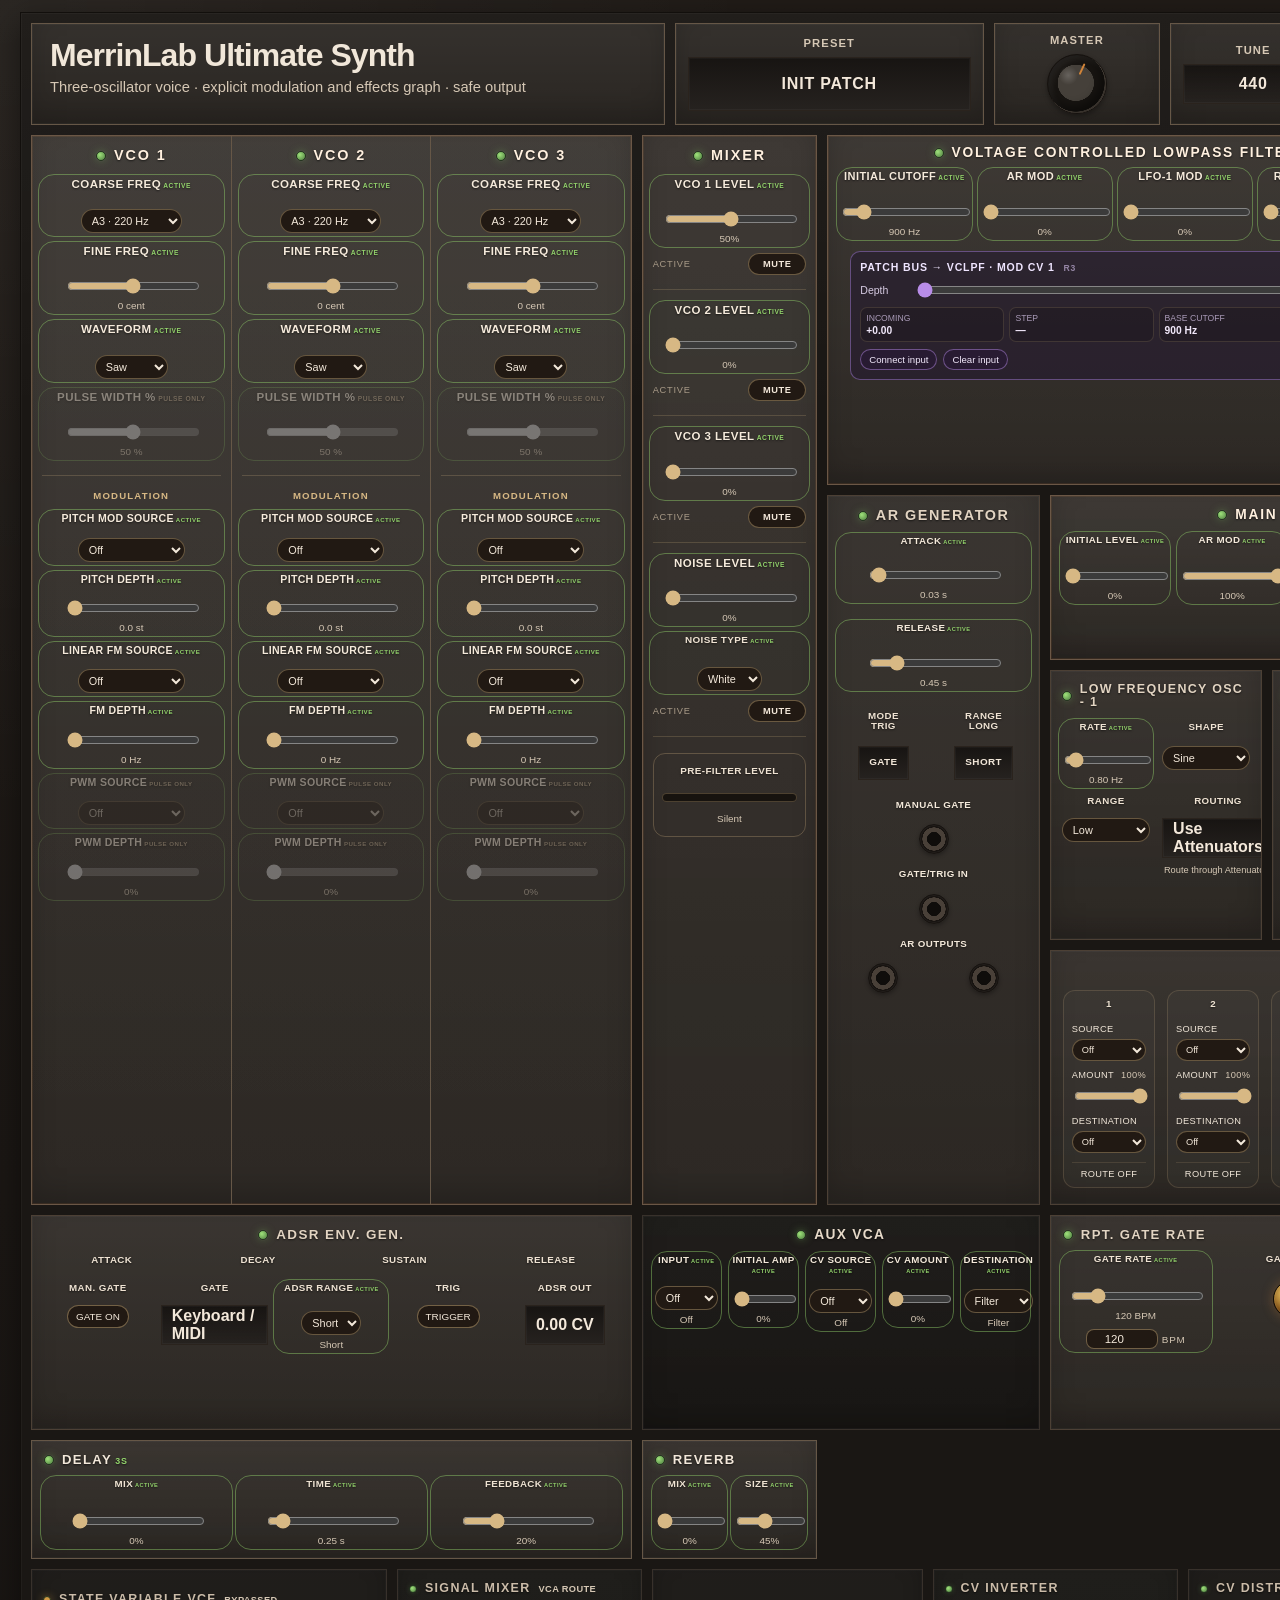
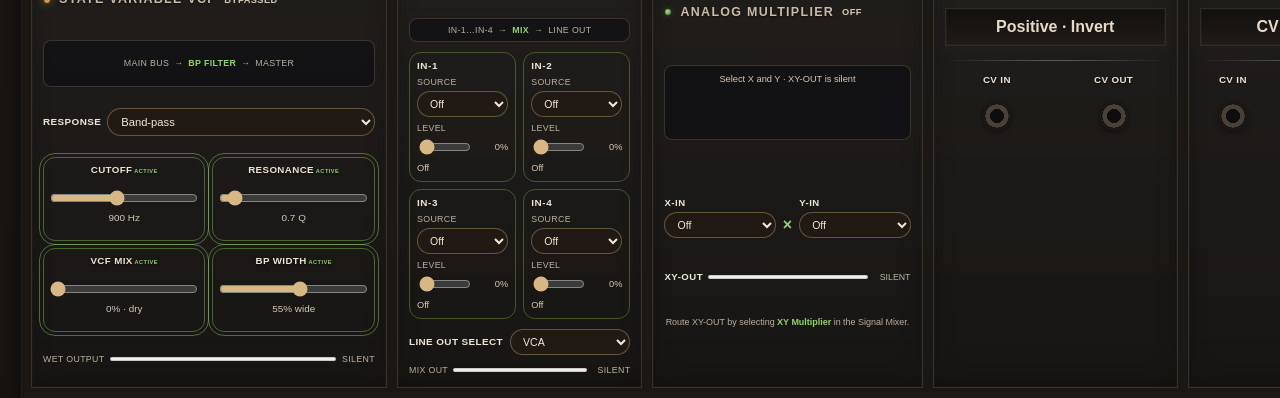
<file: index.html>
<!doctype html>
<html lang="en">
<head>
  <meta charset="utf-8">
  <meta name="viewport" content="width=device-width, initial-scale=1">
  <meta http-equiv="refresh" content="0; url=faceplate-preview/">
  <title>MerrinLab Ultimate Synth — Faceplate Preview</title>
  <style>
    html {
      font-family: system-ui, -apple-system, BlinkMacSystemFont, "Segoe UI", sans-serif;
      background: #121518;
      color: #f4f0e8;
    }

    body {
      min-height: 100vh;
      margin: 0;
      display: grid;
      place-items: center;
    }

    main {
      max-width: 640px;
      padding: 32px;
      border: 1px solid #515a63;
      border-radius: 18px;
      background: #20262c;
      text-align: center;
    }

    a {
      color: #8fb7ff;
      font-weight: 700;
    }
  </style>
</head>
<body>
  <main>
    <h1>MerrinLab Ultimate Synth</h1>
    <p>Opening the static faceplate preview.</p>
    <p><a href="faceplate-preview/">Open faceplate preview</a></p>
  </main>
</body>
</html>
</file>
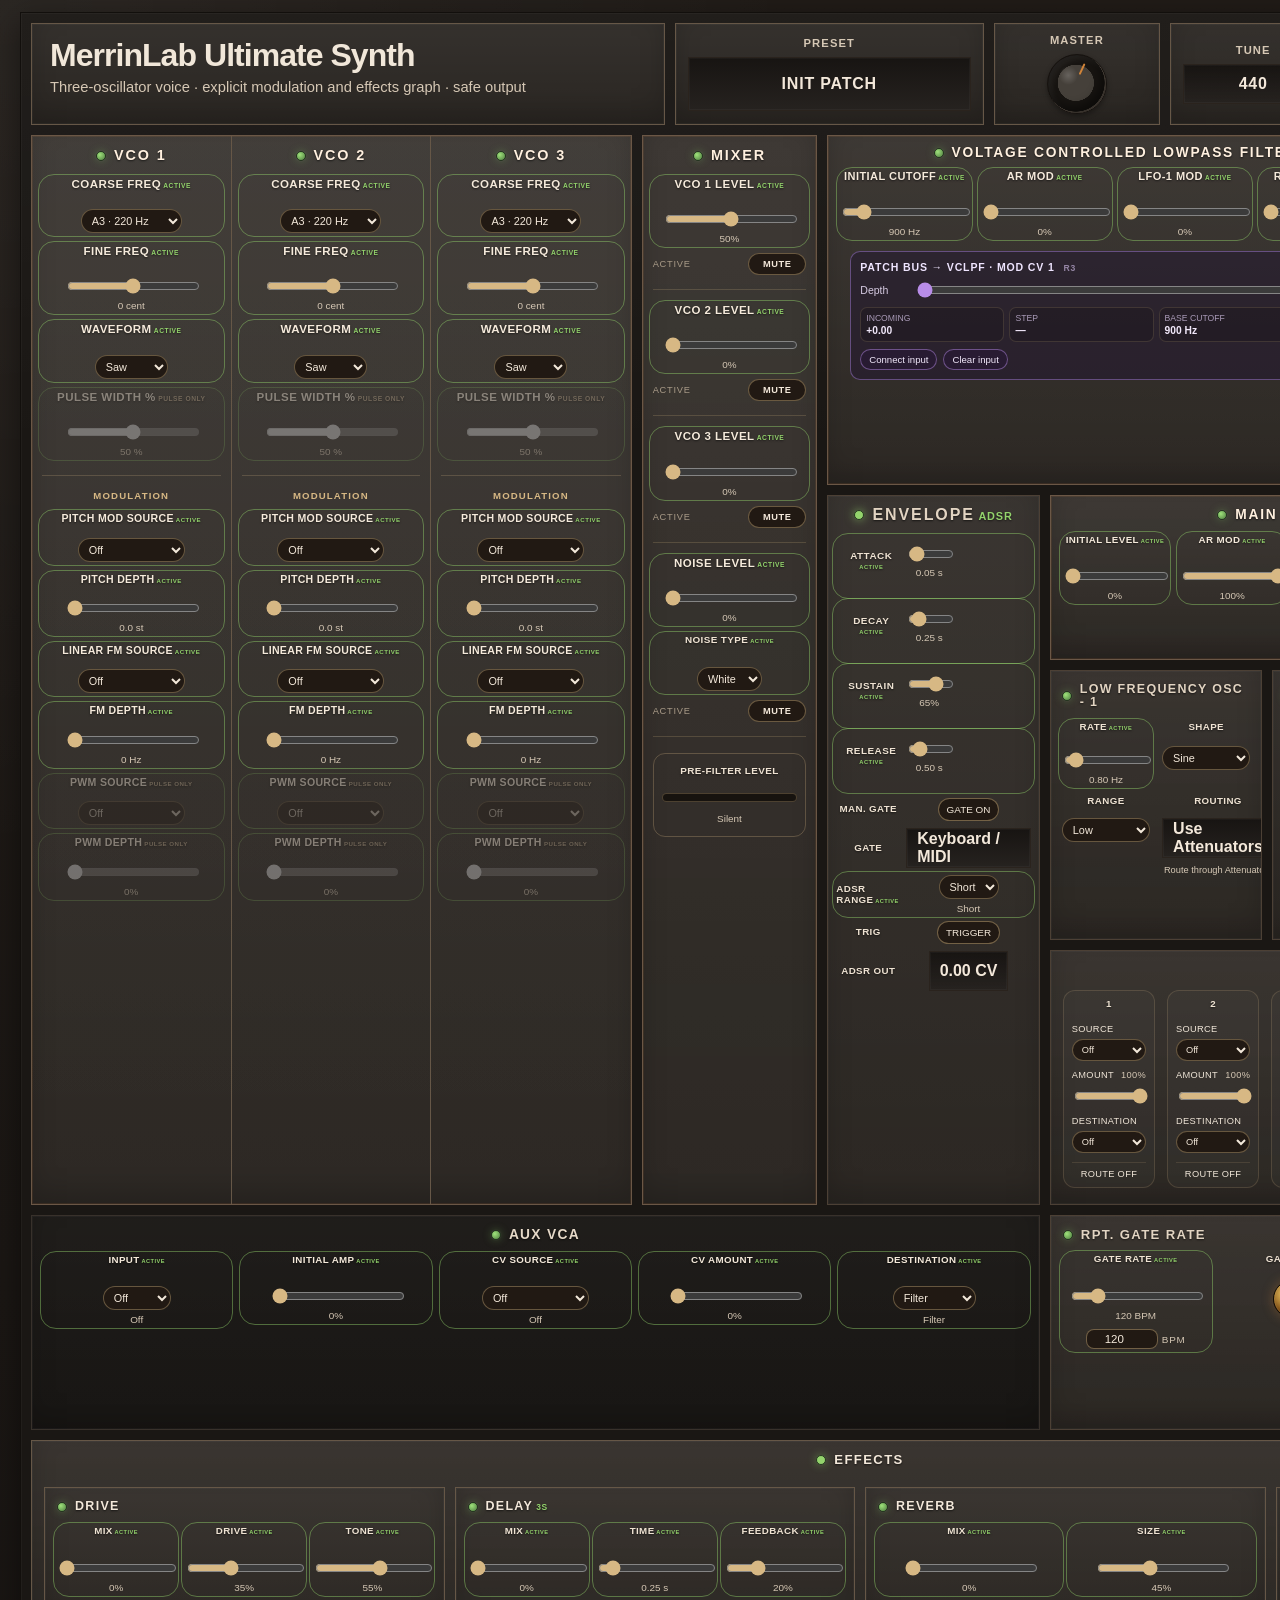
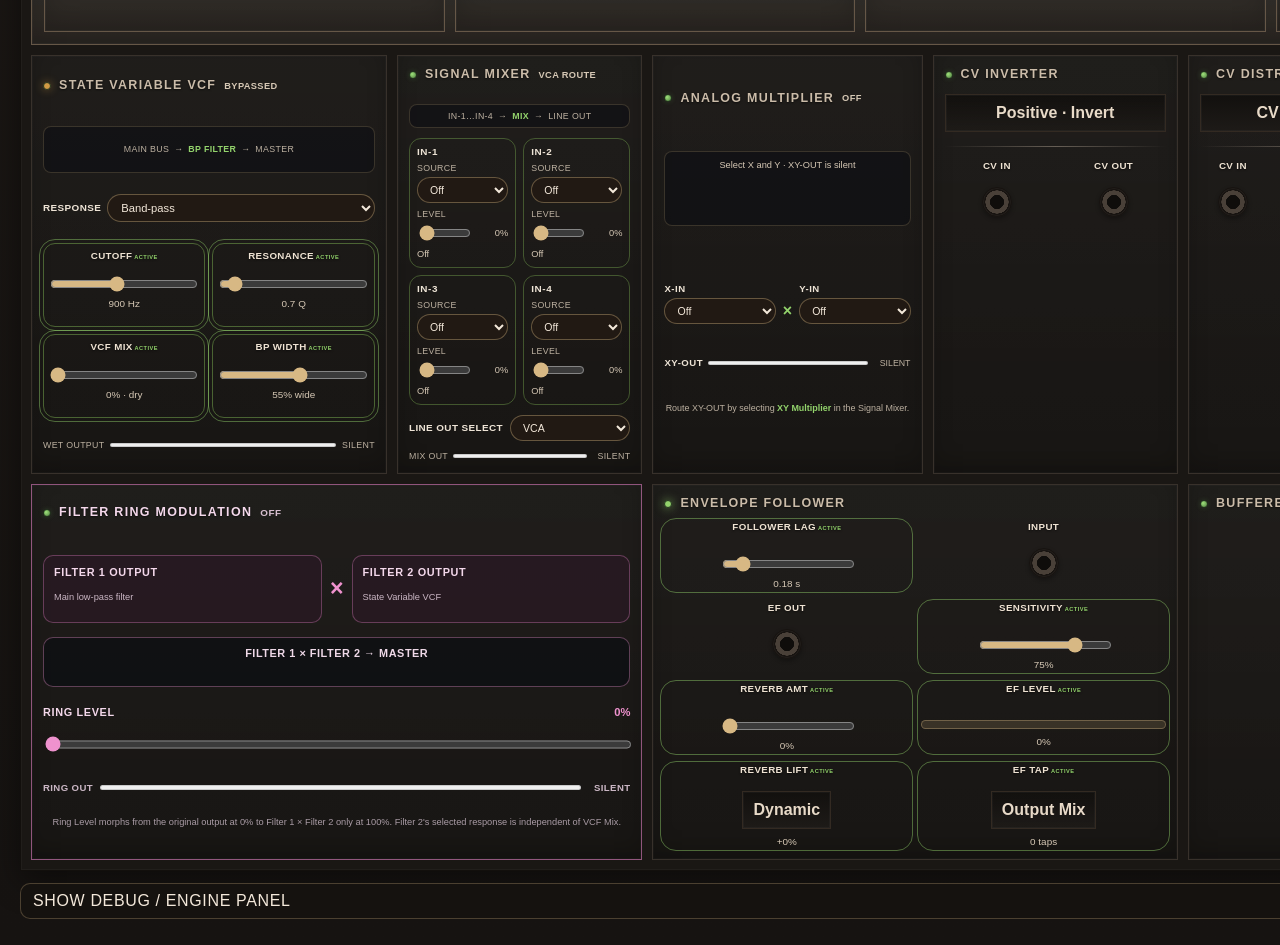
<file: faceplate-preview/index.html>
<!doctype html>
<html lang="en">
<head>
  <meta charset="utf-8">
  <meta name="viewport" content="width=device-width, initial-scale=1">
  <title>MerrinLab Ultimate Synth — Dark Preview</title>
  <link rel="stylesheet" href="styles.css">
  <link rel="stylesheet" href="readability.css">
</head>
<body>
  <main class="app-shell">
    <header class="top-bar">
      <div class="brand-block">
        <div class="brand-title">MerrinLab Ultimate Synth</div>
        <div class="brand-subtitle">Three-oscillator voice · explicit modulation and effects graph · safe output</div>
      </div>

      <div class="top-controls">
        <div class="top-control preset-display"><span class="top-label">Preset</span><div class="display-box">INIT PATCH</div></div>
        <div class="top-control small-control"><span class="top-label">Master</span><div class="knob knob-large"></div></div>
        <div class="top-control small-control"><span class="top-label">Tune</span><div class="display-box small-display">440</div></div>
        <div class="top-control small-control"><span class="top-label">Output</span><div class="knob knob-large"></div></div>
        <div class="top-control small-control"><span class="top-label">Settings</span><div class="menu-button">☰</div></div>
      </div>
    </header>

    <section class="ultimate-grid" aria-label="Ultimate panel source-layout row">
      <section class="vco-bank" aria-label="VCO bank">
        <article class="vco-strip vco-module">
          <div class="module-header"><span class="status-light"></span><h2>VCO 1</h2></div>
          <div class="vco-core-controls">
            <div class="control vertical-control"><div class="control-label">Coarse Freq</div></div>
            <div class="control vertical-control"><div class="control-label">Fine Freq</div></div>
            <div class="control vertical-control"><div class="control-label">Waveform</div></div>
            <div class="control vertical-control"><div class="control-label">Pulse Width %</div></div>
          </div>
          <div class="vco-mod-section">
            <div class="vco-subtitle">Modulation</div>
            <div class="vco-mod-grid">
              <div class="control"><div class="control-label">Pitch Mod Source</div></div>
              <div class="control"><div class="control-label">Pitch Depth</div></div>
              <div class="control"><div class="control-label">Linear FM Source</div></div>
              <div class="control"><div class="control-label">FM Depth</div></div>
              <div class="control"><div class="control-label">PWM Source</div></div>
              <div class="control"><div class="control-label">PWM Depth</div></div>
            </div>
          </div>
        </article>

        <article class="vco-strip vco-module">
          <div class="module-header"><span class="status-light"></span><h2>VCO 2</h2></div>
          <div class="vco-core-controls">
            <div class="control vertical-control"><div class="control-label">Coarse Freq</div></div>
            <div class="control vertical-control"><div class="control-label">Fine Freq</div></div>
            <div class="control vertical-control"><div class="control-label">Waveform</div></div>
            <div class="control vertical-control"><div class="control-label">Pulse Width %</div></div>
          </div>
          <div class="vco-mod-section">
            <div class="vco-subtitle">Modulation</div>
            <div class="vco-mod-grid">
              <div class="control"><div class="control-label">Pitch Mod Source</div></div>
              <div class="control"><div class="control-label">Pitch Depth</div></div>
              <div class="control"><div class="control-label">Linear FM Source</div></div>
              <div class="control"><div class="control-label">FM Depth</div></div>
              <div class="control"><div class="control-label">PWM Source</div></div>
              <div class="control"><div class="control-label">PWM Depth</div></div>
            </div>
          </div>
        </article>

        <article class="vco-strip vco-module">
          <div class="module-header"><span class="status-light"></span><h2>VCO 3</h2></div>
          <div class="vco-core-controls">
            <div class="control vertical-control"><div class="control-label">Coarse Freq</div></div>
            <div class="control vertical-control"><div class="control-label">Fine Freq</div></div>
            <div class="control vertical-control"><div class="control-label">Waveform</div></div>
            <div class="control vertical-control"><div class="control-label">Pulse Width %</div></div>
          </div>
          <div class="vco-mod-section">
            <div class="vco-subtitle">Modulation</div>
            <div class="vco-mod-grid">
              <div class="control"><div class="control-label">Pitch Mod Source</div></div>
              <div class="control"><div class="control-label">Pitch Depth</div></div>
              <div class="control"><div class="control-label">Linear FM Source</div></div>
              <div class="control"><div class="control-label">FM Depth</div></div>
              <div class="control"><div class="control-label">PWM Source</div></div>
              <div class="control"><div class="control-label">PWM Depth</div></div>
            </div>
          </div>
        </article>
      </section>

      <article class="module mixer-module mixer-strip">
        <div class="module-header"><span class="status-light"></span><h2>Mixer</h2></div>
        <div class="mixer-channel-list">
          <section class="mixer-channel" aria-label="VCO 1 mixer channel">
            <div class="control mixer-control"><div class="control-label">VCO 1 Level</div></div>
            <div class="mixer-channel-footer"><output data-mixer-channel-status>Active</output><button type="button" class="mixer-mute-button" data-mixer-mute="vco1Mute" aria-pressed="false">Mute</button></div>
          </section>
          <section class="mixer-channel" aria-label="VCO 2 mixer channel">
            <div class="control mixer-control"><div class="control-label">VCO 2 Level</div></div>
            <div class="mixer-channel-footer"><output data-mixer-channel-status>Active</output><button type="button" class="mixer-mute-button" data-mixer-mute="vco2Mute" aria-pressed="false">Mute</button></div>
          </section>
          <section class="mixer-channel" aria-label="VCO 3 mixer channel">
            <div class="control mixer-control"><div class="control-label">VCO 3 Level</div></div>
            <div class="mixer-channel-footer"><output data-mixer-channel-status>Active</output><button type="button" class="mixer-mute-button" data-mixer-mute="vco3Mute" aria-pressed="false">Mute</button></div>
          </section>
          <section class="mixer-channel mixer-noise-channel" aria-label="Noise mixer channel">
            <div class="control mixer-control"><div class="control-label">Noise Level</div></div>
            <div class="control mixer-noise-type"><div class="control-label">Noise Type</div></div>
            <div class="mixer-channel-footer"><output data-mixer-channel-status>Active</output><button type="button" class="mixer-mute-button" data-mixer-mute="noiseMute" aria-pressed="false">Mute</button></div>
          </section>
        </div>
        <section class="mixer-meter" aria-label="Pre-filter mix level">
          <div class="control-label">Pre-filter Level</div>
          <div class="mixer-meter-track"><span data-mixer-meter-fill></span></div>
          <output data-mixer-meter-readout>Silent</output>
        </section>
      </article>

      <article class="module filter-lp-module lowpass-strip">
        <div class="module-header lowpass-title"><span class="status-light"></span><h2>Voltage Controlled Lowpass Filter <span>(12dB/Oct)</span></h2></div>
        <div class="lowpass-control-row">
          <div class="control"><div class="control-label">Initial Cutoff</div><div class="knob"></div></div>
          <div class="control"><div class="control-label">AR Mod</div><div class="knob"></div></div>
          <div class="control"><div class="control-label">LFO-1 Mod</div><div class="knob"></div></div>
          <div class="control"><div class="control-label">Resonance</div><div class="knob"></div></div>
          <div class="control lowpass-ext-cv"><div class="control-label">Ext CV</div><div class="jack-stack"><div class="jack-socket"></div><div class="jack-socket"></div></div></div>
        </div>
      </article>

      <article class="module sample-hold-module">
        <div class="module-header"><span class="status-light"></span><h2>Sample &amp; Hold</h2></div>
        <div class="control-grid two-up">
          <div class="control"><div class="control-label">Input</div><div class="jack-socket"></div></div>
          <div class="control"><div class="control-label">Mode</div><div class="switch-control compact-switch">Sample &amp; Hold</div></div>
          <div class="control"><div class="control-label">Sample Rate</div></div>
          <div class="control"><div class="control-label">Filter Amount</div></div>
          <div class="control"><div class="control-label">CV-Out</div><div class="jack-socket"></div></div>
          <div class="control"><div class="control-label">Glide</div></div>
          <div class="control"><div class="control-label">Trig</div><div class="jack-socket"></div></div>
          <div class="control"><div class="control-label">LED</div><div class="led-light"></div></div>
        </div>
      </article>

      <article class="module ar-module ar-strip compact-source-module">
        <div class="module-header ar-title"><span class="status-light"></span><h2>AR Generator</h2></div>
        <div class="control ar-main-control"><div class="control-label">Attack</div><div class="knob"></div></div>
        <div class="control ar-main-control"><div class="control-label">Release</div><div class="knob"></div></div>
        <div class="ar-switch-row"><div class="control"><div class="control-label">Mode<br>Trig</div><div class="switch-control compact-switch">Gate</div></div><div class="control"><div class="control-label">Range<br>Long</div><div class="switch-control compact-switch">Short</div></div></div>
        <div class="control ar-jack-control"><div class="control-label">Manual Gate</div><div class="jack-socket"></div></div>
        <div class="control ar-jack-control"><div class="control-label">Gate/Trig In</div><div class="jack-socket"></div></div>
        <div class="control ar-jack-control"><div class="control-label">AR Outputs</div><div class="dual-jacks"><div class="jack-socket"></div><div class="jack-socket"></div></div></div>
      </article>

      <article class="module main-vca-module vca-strip compact-source-module">
        <div class="module-header vca-title"><span class="status-light"></span><h2>Main VCA</h2></div>
        <div class="vca-control-row">
          <div class="control"><div class="control-label">Initial Level</div></div>
          <div class="control"><div class="control-label">AR Mod</div></div>
          <div class="control"><div class="control-label">LFO-2 Mod</div></div>
          <div class="control vca-ext-cv"><div class="control-label">Ext CV</div></div>
        </div>
      </article>

      <article class="module aux-vca-module vca-strip compact-source-module">
        <div class="module-header vca-title"><span class="status-light"></span><h2>AUX VCA</h2></div>
        <div class="expander-vca-grid">
          <div class="control vca-input"><div class="control-label">Input</div></div>
          <div class="control vca-initial-amp"><div class="control-label">Initial Amp</div></div>
          <div class="control vca-cv1"><div class="control-label">CV Source</div></div>
          <div class="control vca-cv2"><div class="control-label">CV Amount</div></div>
          <div class="control vca-out"><div class="control-label">Destination</div></div>
        </div>
      </article>

      <article class="module lfo-module lfo1-module compact-source-module">
        <div class="module-header lfo-title"><span class="status-light"></span><h2>Low Frequency Osc - 1</h2></div>
        <div class="lfo-source-grid"><div class="control lfo-rate"><div class="control-label">Rate</div></div><div class="lfo-shape-bank"><div class="control-label">Shape</div></div><div class="control lfo-range"><div class="control-label">Range</div></div><div class="control lfo-outputs"><div class="control-label">Routing</div><div class="mini-display">Use Attenuators</div></div></div>
      </article>

      <article class="module lfo-module lfo2-module compact-source-module">
        <div class="module-header lfo-title"><span class="status-light"></span><h2>Low Frequency Osc - 2</h2></div>
        <div class="lfo-source-grid"><div class="control lfo-rate"><div class="control-label">Rate</div></div><div class="lfo-shape-bank"><div class="control-label">Shape</div></div><div class="control lfo-range"><div class="control-label">Range</div></div><div class="control lfo-outputs"><div class="control-label">Routing</div><div class="mini-display">Use Attenuators</div></div></div>
      </article>

      <article class="module output-module compact-source-module">
        <div class="module-header"><span class="status-light"></span><h2>Output Level</h2></div>
        <div class="control-grid two-up"><div class="control"><div class="control-label">Output Level</div><div class="knob knob-large"></div></div><div class="control"><div class="control-label">Phones</div><div class="mini-display">Phones</div></div></div>
        <div class="brand-mark">SOUND-LAB<br>ULTIMATE</div>
      </article>

      <article class="module adsr-module compact-source-module">
        <div class="module-header adsr-title"><span class="status-light"></span><h2>ADSR Env. Gen.</h2></div>
        <div class="adsr-knob-row">
          <div class="control"><div class="control-label">Attack</div></div>
          <div class="control"><div class="control-label">Decay</div></div>
          <div class="control"><div class="control-label">Sustain</div></div>
          <div class="control"><div class="control-label">Release</div></div>
        </div>
        <div class="adsr-io-row">
          <div class="control"><div class="control-label">Man. Gate</div><button type="button" class="panel-button" data-adsr-manual-gate>Gate On</button></div>
          <div class="control"><div class="control-label">Gate</div><div class="mini-display">Keyboard / MIDI</div></div>
          <div class="control"><div class="control-label">ADSR Range</div></div>
          <div class="control"><div class="control-label">Trig</div><button type="button" class="panel-button" data-adsr-trigger>Trigger</button></div>
          <div class="control adsr-out"><div class="control-label">ADSR Out</div><output class="mini-display" data-adsr-output>0.00 CV</output></div>
        </div>
      </article>

      <article class="module repeat-module compact-source-module">
        <div class="module-header"><span class="status-light"></span><h2>Rpt. Gate Rate</h2></div>
        <div class="control-grid four-up"><div class="control"><div class="control-label">Gate Rate</div></div><div class="control"><div class="control-label">Gate LED</div><div class="led-light"></div></div><div class="control"><div class="control-label">Gate</div></div><div class="control"><div class="control-label">Target</div></div></div>
      </article>

      <article class="module attenuators-module compact-source-module">
        <div class="module-header atten-title"><span class="status-light"></span><h2>Attenuators</h2></div>
        <div class="attenuator-grid">
          <div class="attenuator-channel" data-attenuator-channel="1"><div class="control-label atten-number">1</div><label class="attenuator-control"><span>Source</span><select data-attenuator-source="1"></select></label><label class="attenuator-control"><span>Amount</span><output data-attenuator-amount-readout="1">100%</output><input type="range" min="0" max="100" step="1" value="100" data-attenuator-amount="1"></label><label class="attenuator-control"><span>Destination</span><select data-attenuator-destination="1"></select></label><output class="attenuator-route" data-attenuator-route="1">Route off</output></div>
          <div class="attenuator-channel" data-attenuator-channel="2"><div class="control-label atten-number">2</div><label class="attenuator-control"><span>Source</span><select data-attenuator-source="2"></select></label><label class="attenuator-control"><span>Amount</span><output data-attenuator-amount-readout="2">100%</output><input type="range" min="0" max="100" step="1" value="100" data-attenuator-amount="2"></label><label class="attenuator-control"><span>Destination</span><select data-attenuator-destination="2"></select></label><output class="attenuator-route" data-attenuator-route="2">Route off</output></div>
          <div class="attenuator-channel" data-attenuator-channel="3"><div class="control-label atten-number">3</div><label class="attenuator-control"><span>Source</span><select data-attenuator-source="3"></select></label><label class="attenuator-control"><span>Amount</span><output data-attenuator-amount-readout="3">100%</output><input type="range" min="0" max="100" step="1" value="100" data-attenuator-amount="3"></label><label class="attenuator-control"><span>Destination</span><select data-attenuator-destination="3"></select></label><output class="attenuator-route" data-attenuator-route="3">Route off</output></div>
          <div class="attenuator-channel" data-attenuator-channel="4"><div class="control-label atten-number">4</div><label class="attenuator-control"><span>Source</span><select data-attenuator-source="4"></select></label><label class="attenuator-control"><span>Amount</span><output data-attenuator-amount-readout="4">100%</output><input type="range" min="0" max="100" step="1" value="100" data-attenuator-amount="4"></label><label class="attenuator-control"><span>Destination</span><select data-attenuator-destination="4"></select></label><output class="attenuator-route" data-attenuator-route="4">Route off</output></div>
          <div class="attenuator-channel" data-attenuator-channel="5"><div class="control-label atten-number">5</div><label class="attenuator-control"><span>Source</span><select data-attenuator-source="5"></select></label><label class="attenuator-control"><span>Amount</span><output data-attenuator-amount-readout="5">100%</output><input type="range" min="0" max="100" step="1" value="100" data-attenuator-amount="5"></label><label class="attenuator-control"><span>Destination</span><select data-attenuator-destination="5"></select></label><output class="attenuator-route" data-attenuator-route="5">Route off</output></div>
          <div class="attenuator-channel" data-attenuator-channel="6"><div class="control-label atten-number">6</div><label class="attenuator-control"><span>Source</span><select data-attenuator-source="6"></select></label><label class="attenuator-control"><span>Amount</span><output data-attenuator-amount-readout="6">100%</output><input type="range" min="0" max="100" step="1" value="100" data-attenuator-amount="6"></label><label class="attenuator-control"><span>Destination</span><select data-attenuator-destination="6"></select></label><output class="attenuator-route" data-attenuator-route="6">Route off</output></div>
        </div>
      </article>
    </section>

    <section class="expander-grid" aria-label="Expander and utility row">
      <article class="module utility-module state-variable-vcf-module" data-svf-module>
        <div class="module-header"><span class="status-light"></span><h2>State Variable VCF</h2><output class="svf-status" data-svf-status>Bypassed</output></div>
        <div class="svf-signal-path" aria-label="State Variable VCF signal path"><span>Main bus</span><span aria-hidden="true">→</span><strong data-svf-path-mode>BP filter</strong><span aria-hidden="true">→</span><span>Master</span></div>
        <label class="svf-mode-control"><span>Response</span><select data-svf-control="mode" aria-label="State Variable VCF response"><option value="lowpass">Low-pass</option><option value="bandpass" selected>Band-pass</option><option value="highpass">High-pass</option></select></label>
        <div class="control-grid two-up svf-control-grid">
          <label class="control is-audio-linked"><span class="control-label">Cutoff</span><input type="range" min="0" max="1000" step="1" value="445" data-svf-control="cutoff"><output class="svf-readout" data-svf-readout="cutoff">900 Hz</output></label>
          <label class="control is-audio-linked"><span class="control-label">Resonance</span><input type="range" min="0" max="12" step="0.1" value="0.7" data-svf-control="resonance"><output class="svf-readout" data-svf-readout="resonance">0.7 Q</output></label>
          <label class="control is-audio-linked"><span class="control-label">VCF Mix</span><input type="range" min="0" max="100" step="1" value="0" data-svf-control="level"><output class="svf-readout" data-svf-readout="level">0% · dry</output></label>
          <label class="control is-audio-linked" data-svf-bp-width-control><span class="control-label">BP Width</span><input type="range" min="0" max="100" step="1" value="55" data-svf-control="bpWidth"><output class="svf-readout" data-svf-readout="bpWidth">55% wide</output></label>
        </div>
        <div class="svf-output-meter" aria-label="State Variable VCF wet output level"><span>Wet output</span><meter min="0" max="1" value="0" data-svf-meter></meter><output data-svf-meter-readout>silent</output></div>
      </article>
      <article class="module utility-module expander-signal-mixer-module" data-signal-mixer-module>
        <div class="module-header"><span class="status-light"></span><h2>Signal Mixer</h2><output class="signal-mixer-status" data-signal-mixer-status>VCA route</output></div>
        <div class="signal-mixer-path" aria-label="Signal Mixer signal path"><span>IN-1…IN-4</span><span aria-hidden="true">→</span><strong>MIX</strong><span aria-hidden="true">→</span><span>Line Out</span></div>
        <div class="signal-mixer-channel-grid">
          <section class="signal-mixer-channel" data-signal-mixer-channel="1"><div class="signal-mixer-channel-title">IN-1</div><label class="signal-mixer-control"><span>Source</span><select data-signal-mixer-source="1" aria-label="Signal Mixer input 1 source"></select></label><label class="signal-mixer-control"><span>Level</span><div class="signal-mixer-level-row"><input type="range" min="0" max="100" step="1" value="0" data-signal-mixer-level="1"><output data-signal-mixer-level-readout="1">0%</output></div></label><output class="signal-mixer-route" data-signal-mixer-route="1">Off</output></section>
          <section class="signal-mixer-channel" data-signal-mixer-channel="2"><div class="signal-mixer-channel-title">IN-2</div><label class="signal-mixer-control"><span>Source</span><select data-signal-mixer-source="2" aria-label="Signal Mixer input 2 source"></select></label><label class="signal-mixer-control"><span>Level</span><div class="signal-mixer-level-row"><input type="range" min="0" max="100" step="1" value="0" data-signal-mixer-level="2"><output data-signal-mixer-level-readout="2">0%</output></div></label><output class="signal-mixer-route" data-signal-mixer-route="2">Off</output></section>
          <section class="signal-mixer-channel" data-signal-mixer-channel="3"><div class="signal-mixer-channel-title">IN-3</div><label class="signal-mixer-control"><span>Source</span><select data-signal-mixer-source="3" aria-label="Signal Mixer input 3 source"></select></label><label class="signal-mixer-control"><span>Level</span><div class="signal-mixer-level-row"><input type="range" min="0" max="100" step="1" value="0" data-signal-mixer-level="3"><output data-signal-mixer-level-readout="3">0%</output></div></label><output class="signal-mixer-route" data-signal-mixer-route="3">Off</output></section>
          <section class="signal-mixer-channel" data-signal-mixer-channel="4"><div class="signal-mixer-channel-title">IN-4</div><label class="signal-mixer-control"><span>Source</span><select data-signal-mixer-source="4" aria-label="Signal Mixer input 4 source"></select></label><label class="signal-mixer-control"><span>Level</span><div class="signal-mixer-level-row"><input type="range" min="0" max="100" step="1" value="0" data-signal-mixer-level="4"><output data-signal-mixer-level-readout="4">0%</output></div></label><output class="signal-mixer-route" data-signal-mixer-route="4">Off</output></section>
        </div>
        <label class="signal-mixer-line-out"><span>Line Out Select</span><select data-signal-mixer-line-out aria-label="Signal Mixer line out select"><option value="vca" selected>VCA</option><option value="mix">MIX</option></select></label>
        <div class="signal-mixer-output-meter" aria-label="Signal Mixer output level"><span>Mix Out</span><meter min="0" max="1" value="0" data-signal-mixer-meter></meter><output data-signal-mixer-meter-readout>silent</output></div>
      </article>
      <article class="module utility-module analog-multiplier-module"><div class="module-header"><span class="status-light"></span><h2>Analog Multiplier</h2></div><div class="module-row"><div class="selector wide-selector">X · Y · XY</div></div><div class="module-divider"></div><div class="control-grid three-up"><div class="control"><div class="control-label">X In</div><div class="jack-socket"></div></div><div class="control"><div class="control-label">Y In</div><div class="jack-socket"></div></div><div class="control"><div class="control-label">XY Out</div><div class="jack-socket"></div></div></div></article>
      <article class="module utility-module filter-ring-module" data-filter-ring-module>
        <div class="module-header"><span class="status-light"></span><h2>Filter Ring Modulation</h2><output class="filter-ring-status" data-filter-ring-status>Off</output></div>
        <div class="filter-ring-equation" aria-label="Filter 1 Output multiplied by Filter 2 Output">
          <div class="filter-ring-source"><strong>Filter 1 Output</strong><span>Main low-pass filter</span></div>
          <span class="filter-ring-multiply" aria-hidden="true">×</span>
          <div class="filter-ring-source"><strong>Filter 2 Output</strong><span>State Variable VCF</span></div>
        </div>
        <div class="filter-ring-result">Filter 1 × Filter 2 → Master</div>
        <label class="filter-ring-level"><span class="filter-ring-level-heading"><span>Ring Level</span><output data-filter-ring-level-readout>0%</output></span><input type="range" min="0" max="100" step="1" value="0" data-filter-ring-level aria-label="Filter Ring output level"></label>
        <div class="filter-ring-output" aria-label="Filter Ring output level"><span>Ring Out</span><meter min="0" max="1" value="0" data-filter-ring-meter></meter><output data-filter-ring-meter-readout>silent</output></div>
        <p class="filter-ring-note">Ring Level morphs from the original output at 0% to Filter 1 × Filter 2 only at 100%. Filter 2's selected response is independent of VCF Mix.</p>
      </article>
      <article class="module utility-module cv-inverter-module"><div class="module-header"><span class="status-light"></span><h2>CV Inverter</h2></div><div class="module-row"><div class="selector wide-selector">Positive · Invert</div></div><div class="module-divider"></div><div class="control-grid two-up"><div class="control"><div class="control-label">CV In</div><div class="jack-socket"></div></div><div class="control"><div class="control-label">CV Out</div><div class="jack-socket"></div></div></div></article>
      <article class="module utility-module cv-distributor-module"><div class="module-header"><span class="status-light"></span><h2>CV Distributor</h2></div><div class="module-row"><div class="selector wide-selector">CV Distributor</div></div><div class="module-divider"></div><div class="control-grid three-up"><div class="control"><div class="control-label">CV In</div><div class="jack-socket"></div></div><div class="control"><div class="control-label">CV Out</div><div class="jack-socket"></div></div><div class="control"><div class="control-label">CV Out</div><div class="jack-socket"></div></div></div></article>
      <article class="module utility-module ext-signal-buffer-module"><div class="module-header"><span class="status-light"></span><h2>Ext. Signal Buffer</h2></div><div class="module-row"><div class="wave-box">EXT</div></div><div class="module-divider"></div><div class="control-grid two-up"><div class="control"><div class="control-label">Signal Boost</div><div class="knob knob-large"></div></div><div class="control"><div class="control-label">Buffer Out</div><div class="jack-socket"></div></div></div></article>
      <article class="module utility-module envelope-follower-module"><div class="module-header"><span class="status-light"></span><h2>Envelope Follower</h2></div><div class="control-grid two-up"><div class="control"><div class="control-label">Follower Lag</div><div class="knob knob-large"></div></div><div class="control"><div class="control-label">Input</div><div class="jack-socket"></div></div><div class="control"><div class="control-label">EF Out</div><div class="jack-socket"></div></div></div></article>
      <article class="module utility-module buffered-outputs-module"><div class="module-header"><span class="status-light"></span><h2>Buffered Outputs</h2></div><div class="control-grid two-up"><div class="control"><div class="control-label">Mixer Out</div><div class="jack-socket"></div></div><div class="control"><div class="control-label">ADSR Out</div><div class="jack-socket"></div></div><div class="control"><div class="control-label">Line Out</div><div class="jack-socket"></div></div><div class="control"><div class="control-label">Headphones</div><div class="jack-socket"></div></div></div></article>
    </section>
  </main>
  <script src="effects-output-graph.js" defer></script>
  <script src="audio-engine.js" defer></script>
  <script src="attenuator-bank.js" defer></script>
  <script src="midi-runtime-loader.js" defer></script>
  <script src="vco1-visible-controls.js" defer></script>
  <script src="attenuator-visible-controls.js" defer></script>
  <script src="envelope-io-controls.js" defer></script>
  <script src="first-voice-panel-docking.js" defer></script>
  <script src="cathedral-reverb-layer.js" defer></script>
  <script src="signal-mixer-layer.js" defer></script>
  <script src="filter-ring-layer.js" defer></script>
</body>
</html>
</file>
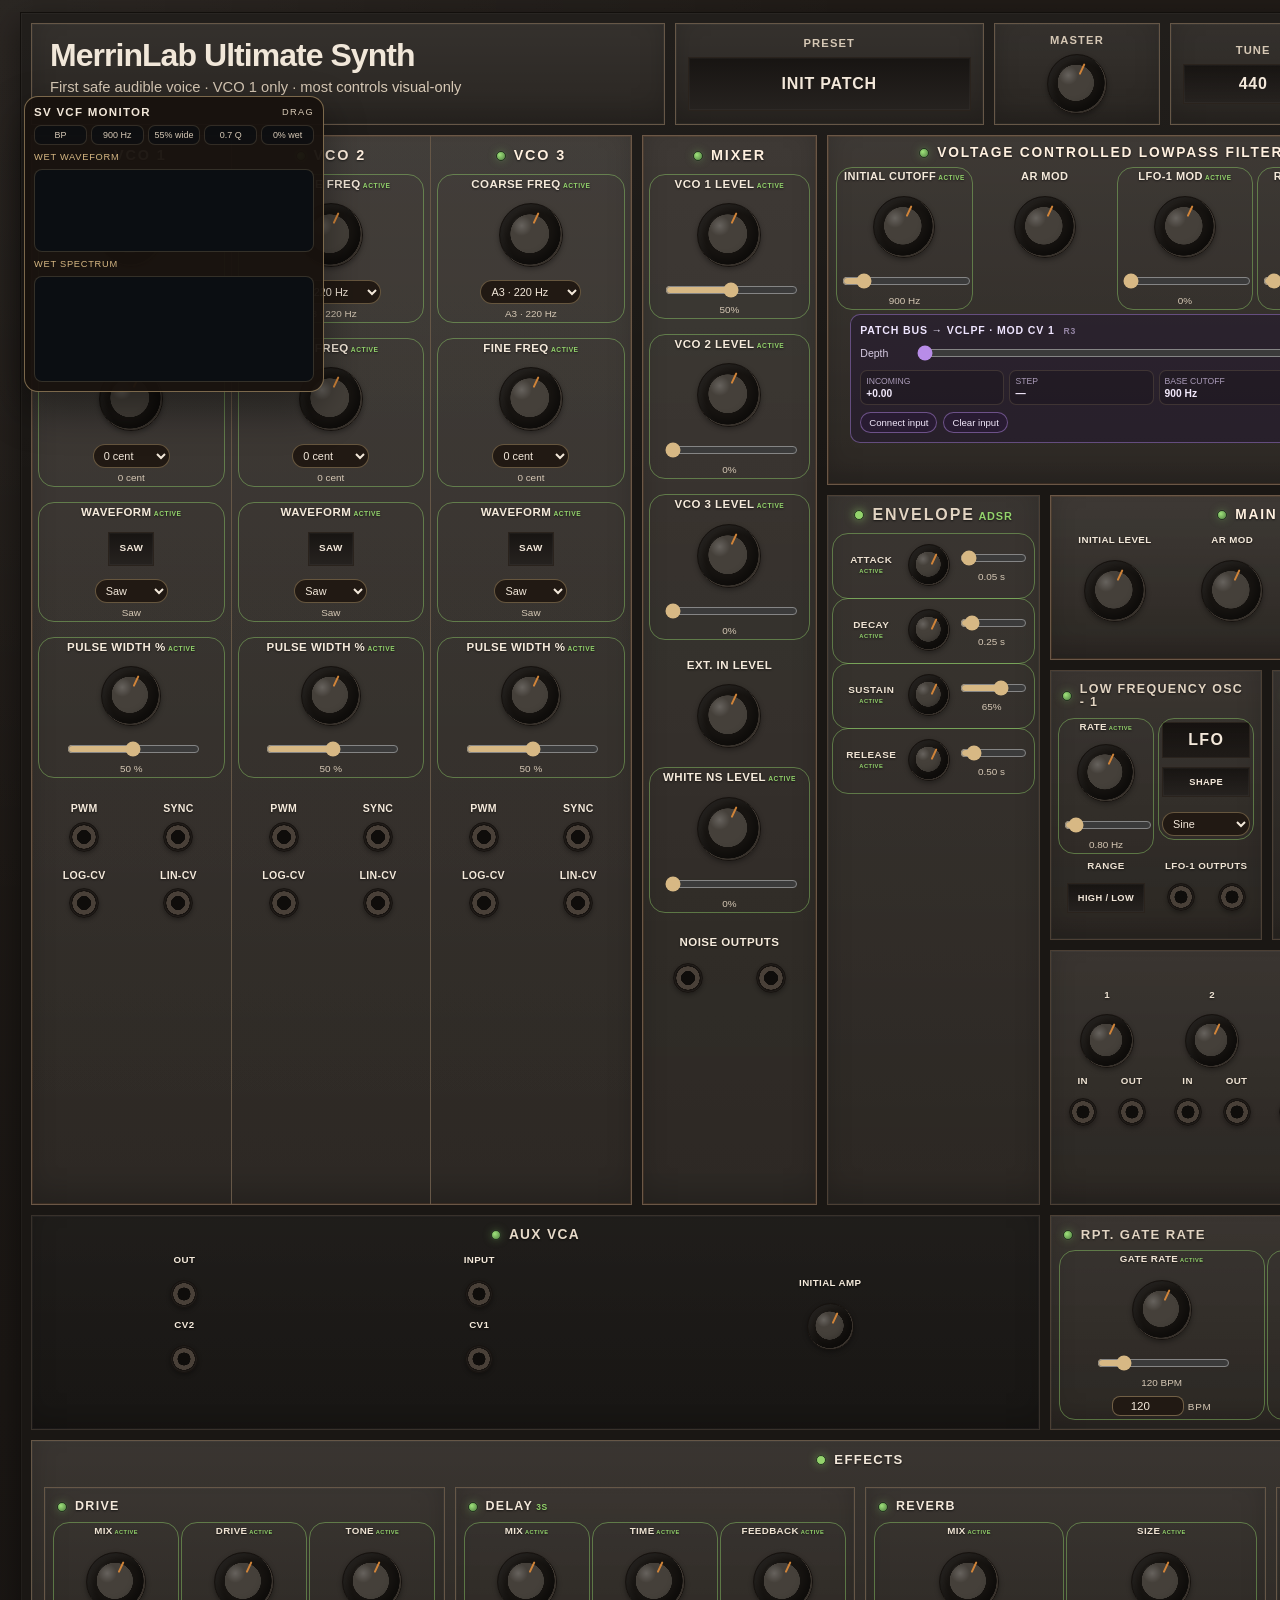
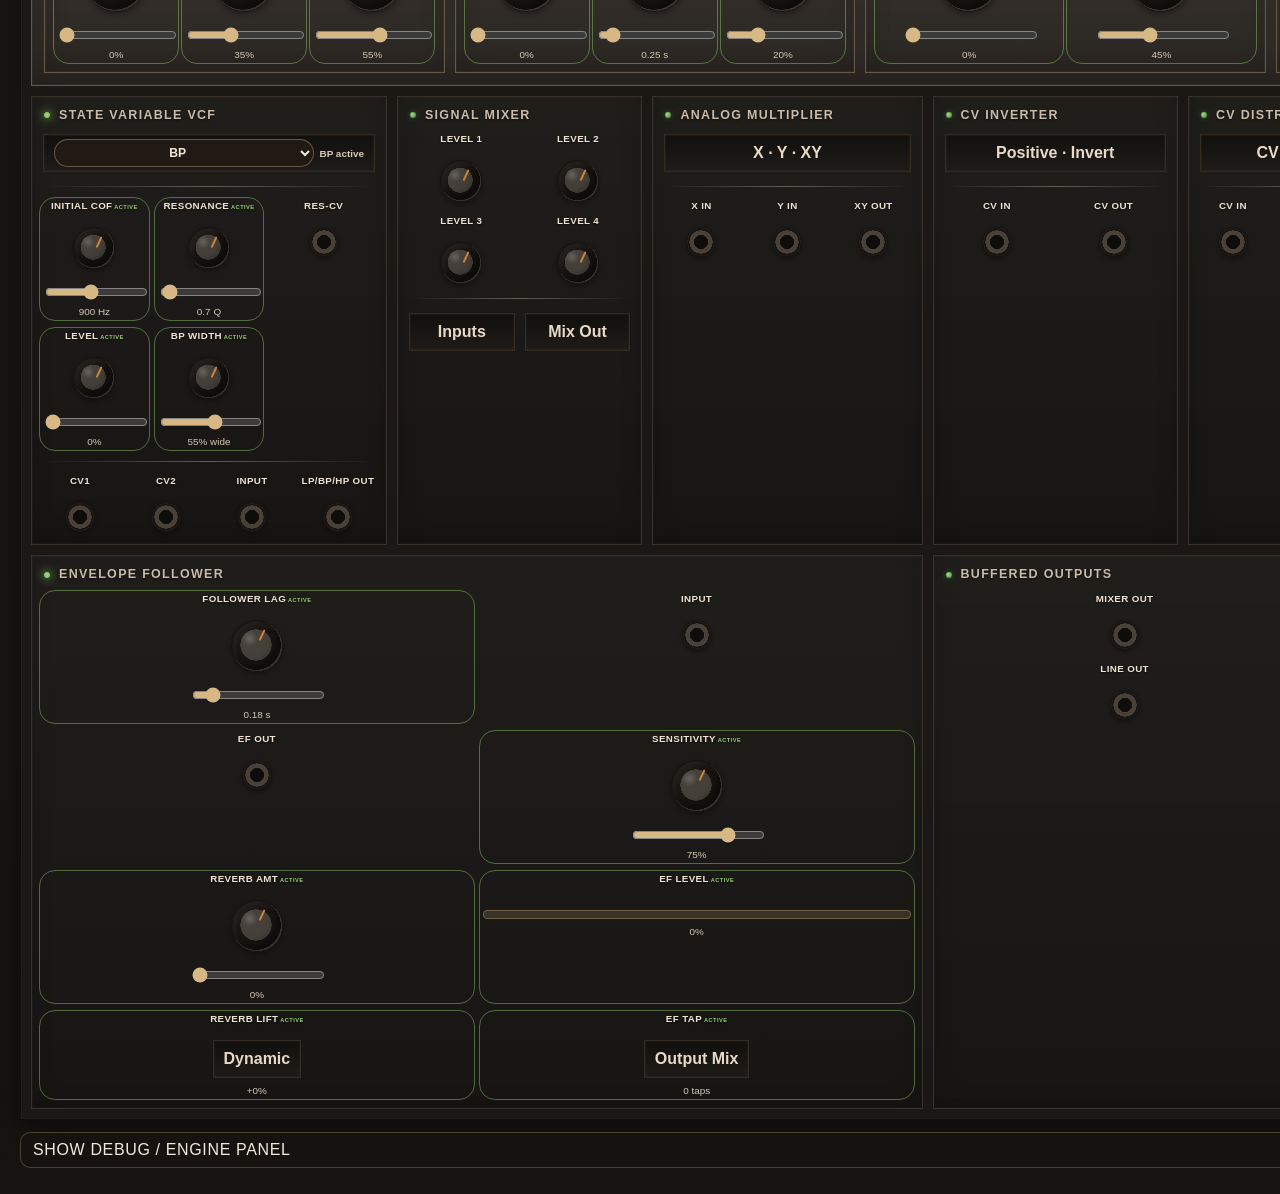
<file: candidate/issue-81-v2/index.html>
<!doctype html>
<html lang="en">
<head>
  <meta charset="utf-8">
  <meta name="viewport" content="width=device-width, initial-scale=1">
  <title>MerrinLab Ultimate Synth — Dark Preview</title>
  <link rel="stylesheet" href="styles.css">
  <link rel="stylesheet" href="readability.css">
</head>
<body>
  <main class="app-shell">
    <header class="top-bar">
      <div class="brand-block">
        <div class="brand-title">MerrinLab Ultimate Synth</div>
        <div class="brand-subtitle">First safe audible voice · VCO 1 only · most controls visual-only</div>
      </div>

      <div class="top-controls">
        <div class="top-control preset-display"><span class="top-label">Preset</span><div class="display-box">INIT PATCH</div></div>
        <div class="top-control small-control"><span class="top-label">Master</span><div class="knob knob-large"></div></div>
        <div class="top-control small-control"><span class="top-label">Tune</span><div class="display-box small-display">440</div></div>
        <div class="top-control small-control"><span class="top-label">Output</span><div class="knob knob-large"></div></div>
        <div class="top-control small-control"><span class="top-label">Settings</span><div class="menu-button">☰</div></div>
      </div>
    </header>

    <section class="ultimate-grid" aria-label="Ultimate panel source-layout row">
      <section class="vco-bank" aria-label="VCO bank">
        <article class="vco-strip vco-module">
          <div class="module-header"><span class="status-light"></span><h2>VCO 1</h2></div>
          <div class="control vertical-control"><div class="control-label">Coarse Freq</div><div class="knob"></div></div>
          <div class="control vertical-control"><div class="control-label">Fine Freq</div><div class="knob"></div></div>
          <div class="control vertical-control"><div class="control-label">Waveform</div><div class="switch-control compact-switch">Shape</div></div>
          <div class="control vertical-control"><div class="control-label">Pulse Width %</div><div class="knob knob-small"></div></div>
          <div class="vco-jack-grid">
            <div class="control"><div class="control-label">PWM</div><div class="jack-socket"></div></div>
            <div class="control"><div class="control-label">SYNC</div><div class="jack-socket"></div></div>
            <div class="control"><div class="control-label">LOG-CV</div><div class="jack-socket"></div></div>
            <div class="control"><div class="control-label">LIN-CV</div><div class="jack-socket"></div></div>
          </div>
        </article>

        <article class="vco-strip vco-module">
          <div class="module-header"><span class="status-light"></span><h2>VCO 2</h2></div>
          <div class="control vertical-control"><div class="control-label">Coarse Freq</div><div class="knob"></div></div>
          <div class="control vertical-control"><div class="control-label">Fine Freq</div><div class="knob"></div></div>
          <div class="control vertical-control"><div class="control-label">Waveform</div><div class="switch-control compact-switch">Shape</div></div>
          <div class="control vertical-control"><div class="control-label">Pulse Width %</div><div class="knob knob-small"></div></div>
          <div class="vco-jack-grid">
            <div class="control"><div class="control-label">PWM</div><div class="jack-socket"></div></div>
            <div class="control"><div class="control-label">SYNC</div><div class="jack-socket"></div></div>
            <div class="control"><div class="control-label">LOG-CV</div><div class="jack-socket"></div></div>
            <div class="control"><div class="control-label">LIN-CV</div><div class="jack-socket"></div></div>
          </div>
        </article>

        <article class="vco-strip vco-module">
          <div class="module-header"><span class="status-light"></span><h2>VCO 3</h2></div>
          <div class="control vertical-control"><div class="control-label">Coarse Freq</div><div class="knob"></div></div>
          <div class="control vertical-control"><div class="control-label">Fine Freq</div><div class="knob"></div></div>
          <div class="control vertical-control"><div class="control-label">Waveform</div><div class="switch-control compact-switch">Shape</div></div>
          <div class="control vertical-control"><div class="control-label">Pulse Width %</div><div class="knob knob-small"></div></div>
          <div class="vco-jack-grid">
            <div class="control"><div class="control-label">PWM</div><div class="jack-socket"></div></div>
            <div class="control"><div class="control-label">SYNC</div><div class="jack-socket"></div></div>
            <div class="control"><div class="control-label">LOG-CV</div><div class="jack-socket"></div></div>
            <div class="control"><div class="control-label">LIN-CV</div><div class="jack-socket"></div></div>
          </div>
        </article>
      </section>

      <article class="module mixer-module mixer-strip">
        <div class="module-header"><span class="status-light"></span><h2>Mixer</h2></div>
        <div class="control mixer-control"><div class="control-label">VCO 1 Level</div><div class="knob"></div></div>
        <div class="control mixer-control"><div class="control-label">VCO 2 Level</div><div class="knob"></div></div>
        <div class="control mixer-control"><div class="control-label">VCO 3 Level</div><div class="knob"></div></div>
        <div class="control mixer-control"><div class="control-label">Ext. In Level</div><div class="knob"></div></div>
        <div class="control mixer-control"><div class="control-label">White NS Level</div><div class="knob"></div></div>
        <div class="mixer-noise-outputs"><div class="control"><div class="control-label">Noise Outputs</div><div class="dual-jacks"><div class="jack-socket"></div><div class="jack-socket"></div></div></div></div>
      </article>

      <article class="module filter-lp-module lowpass-strip">
        <div class="module-header lowpass-title"><span class="status-light"></span><h2>Voltage Controlled Lowpass Filter <span>(12dB/Oct)</span></h2></div>
        <div class="lowpass-control-row">
          <div class="control"><div class="control-label">Initial Cutoff</div><div class="knob"></div></div>
          <div class="control"><div class="control-label">AR Mod</div><div class="knob"></div></div>
          <div class="control"><div class="control-label">LFO-1 Mod</div><div class="knob"></div></div>
          <div class="control"><div class="control-label">Resonance</div><div class="knob"></div></div>
          <div class="control lowpass-ext-cv"><div class="control-label">Ext CV</div><div class="jack-stack"><div class="jack-socket"></div><div class="jack-socket"></div></div></div>
        </div>
      </article>

      <article class="module sample-hold-module">
        <div class="module-header"><span class="status-light"></span><h2>Sample &amp; Hold</h2></div>
        <div class="control-grid two-up">
          <div class="control"><div class="control-label">Input</div><div class="jack-socket"></div></div>
          <div class="control"><div class="control-label">Sample Rate</div><div class="knob"></div></div>
          <div class="control"><div class="control-label">Filter Amount</div><div class="knob"></div></div>
          <div class="control"><div class="control-label">CV-Out</div><div class="jack-socket"></div></div>
          <div class="control"><div class="control-label">Glide</div><div class="knob"></div></div>
          <div class="control"><div class="control-label">Trig</div><div class="jack-socket"></div></div>
          <div class="control"><div class="control-label">LED</div><div class="led-light"></div></div>
        </div>
      </article>

      <article class="module ar-module ar-strip compact-source-module">
        <div class="module-header ar-title"><span class="status-light"></span><h2>AR Generator</h2></div>
        <div class="control ar-main-control"><div class="control-label">Attack</div><div class="knob"></div></div>
        <div class="control ar-main-control"><div class="control-label">Release</div><div class="knob"></div></div>
        <div class="ar-switch-row"><div class="control"><div class="control-label">Mode<br>Trig</div><div class="switch-control compact-switch">Gate</div></div><div class="control"><div class="control-label">Range<br>Long</div><div class="switch-control compact-switch">Short</div></div></div>
        <div class="control ar-jack-control"><div class="control-label">Manual Gate</div><div class="jack-socket"></div></div>
        <div class="control ar-jack-control"><div class="control-label">Gate/Trig In</div><div class="jack-socket"></div></div>
        <div class="control ar-jack-control"><div class="control-label">AR Outputs</div><div class="dual-jacks"><div class="jack-socket"></div><div class="jack-socket"></div></div></div>
      </article>

      <article class="module main-vca-module vca-strip compact-source-module">
        <div class="module-header vca-title"><span class="status-light"></span><h2>Main VCA</h2></div>
        <div class="vca-control-row">
          <div class="control"><div class="control-label">Initial Level</div><div class="knob"></div></div>
          <div class="control"><div class="control-label">AR Mod</div><div class="knob"></div></div>
          <div class="control"><div class="control-label">LFO-2 Mod</div><div class="knob"></div></div>
          <div class="control vca-ext-cv"><div class="control-label">Ext CV</div><div class="jack-stack"><div class="jack-socket"></div><div class="jack-socket"></div></div></div>
        </div>
      </article>

      <article class="module aux-vca-module vca-strip compact-source-module">
        <div class="module-header vca-title"><span class="status-light"></span><h2>AUX VCA</h2></div>
        <div class="expander-vca-grid">
          <div class="control vca-out"><div class="control-label">Out</div><div class="jack-socket"></div></div>
          <div class="control vca-input"><div class="control-label">Input</div><div class="jack-socket"></div></div>
          <div class="control vca-initial-amp"><div class="control-label">Initial Amp</div><div class="knob"></div></div>
          <div class="control vca-cv2"><div class="control-label">CV2</div><div class="jack-socket"></div></div>
          <div class="control vca-cv1"><div class="control-label">CV1</div><div class="jack-socket"></div></div>
        </div>
      </article>

      <article class="module lfo-module lfo1-module compact-source-module">
        <div class="module-header lfo-title"><span class="status-light"></span><h2>Low Frequency Osc - 1</h2></div>
        <div class="lfo-source-grid"><div class="control lfo-rate"><div class="control-label">Rate</div><div class="knob"></div></div><div class="lfo-shape-bank"><div class="wave-box">LFO</div><div class="switch-control compact-switch">Shape</div></div><div class="control lfo-range"><div class="control-label">Range</div><div class="switch-control compact-switch">High / Low</div></div><div class="control lfo-outputs"><div class="control-label">LFO-1 Outputs</div><div class="dual-jacks"><div class="jack-socket"></div><div class="jack-socket"></div></div></div></div>
      </article>

      <article class="module lfo-module lfo2-module compact-source-module">
        <div class="module-header lfo-title"><span class="status-light"></span><h2>Low Frequency Osc - 2</h2></div>
        <div class="lfo-source-grid"><div class="control lfo-rate"><div class="control-label">Rate</div><div class="knob"></div></div><div class="lfo-shape-bank"><div class="wave-box">LFO</div><div class="switch-control compact-switch">Shape</div></div><div class="control lfo-range"><div class="control-label">Range</div><div class="switch-control compact-switch">High / Low</div></div><div class="control lfo-outputs"><div class="control-label">LFO-2 Outputs</div><div class="dual-jacks"><div class="jack-socket"></div><div class="jack-socket"></div></div></div></div>
      </article>

      <article class="module output-module compact-source-module">
        <div class="module-header"><span class="status-light"></span><h2>Output Level</h2></div>
        <div class="control-grid two-up"><div class="control"><div class="control-label">Output Level</div><div class="knob knob-large"></div></div><div class="control"><div class="control-label">Phones</div><div class="mini-display">Phones</div></div></div>
        <div class="brand-mark">SOUND-LAB<br>ULTIMATE</div>
      </article>

      <article class="module adsr-module compact-source-module">
        <div class="module-header adsr-title"><span class="status-light"></span><h2>ADSR Env. Gen.</h2></div>
        <div class="adsr-knob-row">
          <div class="control"><div class="control-label">Attack</div><div class="knob"></div></div>
          <div class="control"><div class="control-label">Decay</div><div class="knob"></div></div>
          <div class="control"><div class="control-label">Sustain</div><div class="knob"></div></div>
          <div class="control"><div class="control-label">Release</div><div class="knob"></div></div>
        </div>
        <div class="adsr-io-row">
          <div class="control"><div class="control-label">Man. Gate</div><div class="jack-socket"></div></div>
          <div class="control"><div class="control-label">Gate</div><div class="jack-socket"></div></div>
          <div class="control"><div class="control-label">ADSR Range</div><div class="switch-control compact-switch">Long / Short</div></div>
          <div class="control"><div class="control-label">Trig</div><div class="jack-socket"></div></div>
          <div class="control adsr-out"><div class="control-label">ADSR Out</div><div class="dual-jacks"><div class="jack-socket"></div><div class="jack-socket"></div></div></div>
        </div>
      </article>

      <article class="module repeat-module compact-source-module">
        <div class="module-header"><span class="status-light"></span><h2>Rpt. Gate Rate</h2></div>
        <div class="control-grid three-up"><div class="control"><div class="control-label">Gate Rate</div><div class="knob knob-large"></div></div><div class="control"><div class="control-label">Gate LED</div><div class="led-light"></div></div><div class="control"><div class="control-label">Gate</div><div class="jack-socket"></div></div></div>
      </article>

      <article class="module attenuators-module compact-source-module">
        <div class="module-header atten-title"><span class="status-light"></span><h2>Attenuators</h2></div>
        <div class="attenuator-grid">
          <div class="attenuator-channel"><div class="control-label atten-number">1</div><div class="knob"></div><div class="attenuator-io"><div class="control"><div class="control-label">In</div><div class="jack-socket"></div></div><div class="control"><div class="control-label">Out</div><div class="jack-socket"></div></div></div></div>
          <div class="attenuator-channel"><div class="control-label atten-number">2</div><div class="knob"></div><div class="attenuator-io"><div class="control"><div class="control-label">In</div><div class="jack-socket"></div></div><div class="control"><div class="control-label">Out</div><div class="jack-socket"></div></div></div></div>
          <div class="attenuator-channel"><div class="control-label atten-number">3</div><div class="knob"></div><div class="attenuator-io"><div class="control"><div class="control-label">In</div><div class="jack-socket"></div></div><div class="control"><div class="control-label">Out</div><div class="jack-socket"></div></div></div></div>
          <div class="attenuator-channel"><div class="control-label atten-number">4</div><div class="knob"></div><div class="attenuator-io"><div class="control"><div class="control-label">In</div><div class="jack-socket"></div></div><div class="control"><div class="control-label">Out</div><div class="jack-socket"></div></div></div></div>
          <div class="attenuator-channel"><div class="control-label atten-number">5</div><div class="knob"></div><div class="attenuator-io"><div class="control"><div class="control-label">In</div><div class="jack-socket"></div></div><div class="control"><div class="control-label">Out</div><div class="jack-socket"></div></div></div></div>
          <div class="attenuator-channel"><div class="control-label atten-number">6</div><div class="knob"></div><div class="attenuator-io"><div class="control"><div class="control-label">In</div><div class="jack-socket"></div></div><div class="control"><div class="control-label">Out</div><div class="jack-socket"></div></div></div></div>
        </div>
      </article>
    </section>

    <section class="expander-grid" aria-label="Expander and utility row">
      <article class="module utility-module state-variable-vcf-module"><div class="module-header"><span class="status-light"></span><h2>State Variable VCF</h2></div><div class="module-row"><div class="selector wide-selector">HP · BP · LP filter outputs</div></div><div class="module-divider"></div><div class="control-grid three-up"><div class="control"><div class="control-label">Initial COF</div><div class="knob"></div></div><div class="control"><div class="control-label">Resonance</div><div class="knob"></div></div><div class="control"><div class="control-label">Res-CV</div><div class="jack-socket"></div></div></div><div class="module-divider"></div><div class="control-grid four-up"><div class="control"><div class="control-label">CV1</div><div class="jack-socket"></div></div><div class="control"><div class="control-label">CV2</div><div class="jack-socket"></div></div><div class="control"><div class="control-label">Input</div><div class="jack-socket"></div></div><div class="control"><div class="control-label">LP/BP/HP Out</div><div class="jack-socket"></div></div></div></article>
      <article class="module utility-module expander-signal-mixer-module"><div class="module-header"><span class="status-light"></span><h2>Signal Mixer</h2></div><div class="control-grid two-up"><div class="control"><div class="control-label">Level 1</div><div class="knob"></div></div><div class="control"><div class="control-label">Level 2</div><div class="knob"></div></div><div class="control"><div class="control-label">Level 3</div><div class="knob"></div></div><div class="control"><div class="control-label">Level 4</div><div class="knob"></div></div></div><div class="module-divider"></div><div class="module-row output-row"><div class="mini-display">Inputs</div><div class="mini-display">Mix Out</div></div></article>
      <article class="module utility-module analog-multiplier-module"><div class="module-header"><span class="status-light"></span><h2>Analog Multiplier</h2></div><div class="module-row"><div class="selector wide-selector">X · Y · XY</div></div><div class="module-divider"></div><div class="control-grid three-up"><div class="control"><div class="control-label">X In</div><div class="jack-socket"></div></div><div class="control"><div class="control-label">Y In</div><div class="jack-socket"></div></div><div class="control"><div class="control-label">XY Out</div><div class="jack-socket"></div></div></div></article>
      <article class="module utility-module cv-inverter-module"><div class="module-header"><span class="status-light"></span><h2>CV Inverter</h2></div><div class="module-row"><div class="selector wide-selector">Positive · Invert</div></div><div class="module-divider"></div><div class="control-grid two-up"><div class="control"><div class="control-label">CV In</div><div class="jack-socket"></div></div><div class="control"><div class="control-label">CV Out</div><div class="jack-socket"></div></div></div></article>
      <article class="module utility-module cv-distributor-module"><div class="module-header"><span class="status-light"></span><h2>CV Distributor</h2></div><div class="module-row"><div class="selector wide-selector">CV Distributor</div></div><div class="module-divider"></div><div class="control-grid three-up"><div class="control"><div class="control-label">CV In</div><div class="jack-socket"></div></div><div class="control"><div class="control-label">CV Out</div><div class="jack-socket"></div></div><div class="control"><div class="control-label">CV Out</div><div class="jack-socket"></div></div></div></article>
      <article class="module utility-module ext-signal-buffer-module"><div class="module-header"><span class="status-light"></span><h2>Ext. Signal Buffer</h2></div><div class="module-row"><div class="wave-box">EXT</div></div><div class="module-divider"></div><div class="control-grid two-up"><div class="control"><div class="control-label">Signal Boost</div><div class="knob knob-large"></div></div><div class="control"><div class="control-label">Buffer Out</div><div class="jack-socket"></div></div></div></article>
      <article class="module utility-module envelope-follower-module"><div class="module-header"><span class="status-light"></span><h2>Envelope Follower</h2></div><div class="control-grid two-up"><div class="control"><div class="control-label">Follower Lag</div><div class="knob knob-large"></div></div><div class="control"><div class="control-label">Input</div><div class="jack-socket"></div></div><div class="control"><div class="control-label">EF Out</div><div class="jack-socket"></div></div></div></article>
      <article class="module utility-module buffered-outputs-module"><div class="module-header"><span class="status-light"></span><h2>Buffered Outputs</h2></div><div class="control-grid two-up"><div class="control"><div class="control-label">Mixer Out</div><div class="jack-socket"></div></div><div class="control"><div class="control-label">ADSR Out</div><div class="jack-socket"></div></div><div class="control"><div class="control-label">Line Out</div><div class="jack-socket"></div></div><div class="control"><div class="control-label">Headphones</div><div class="jack-socket"></div></div></div></article>
    </section>
  </main>
  <script src="audio-engine.js" defer></script>
  <script src="vco1-visible-controls.js" defer></script>
  <script src="first-voice-panel-docking.js" defer></script>
  <script src="cathedral-reverb-layer.js" defer></script>
</body>
</html>
</file>
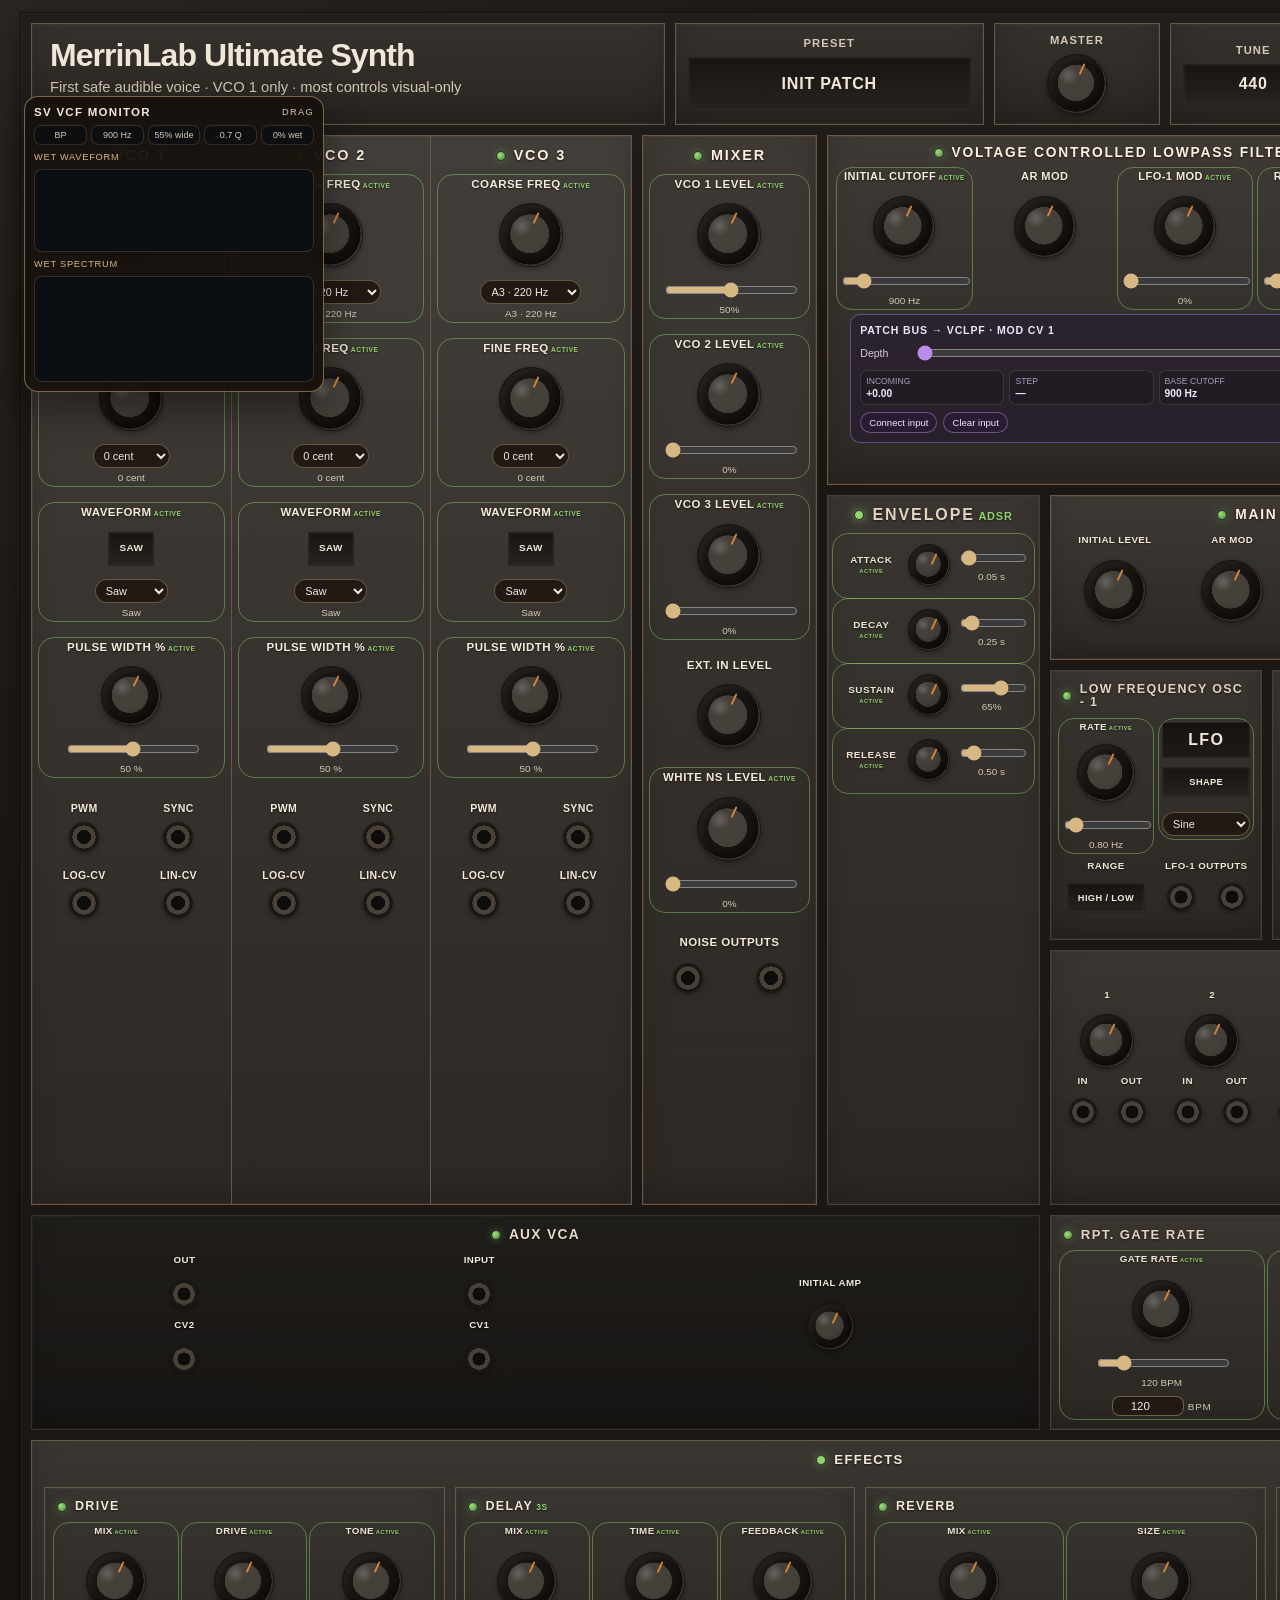
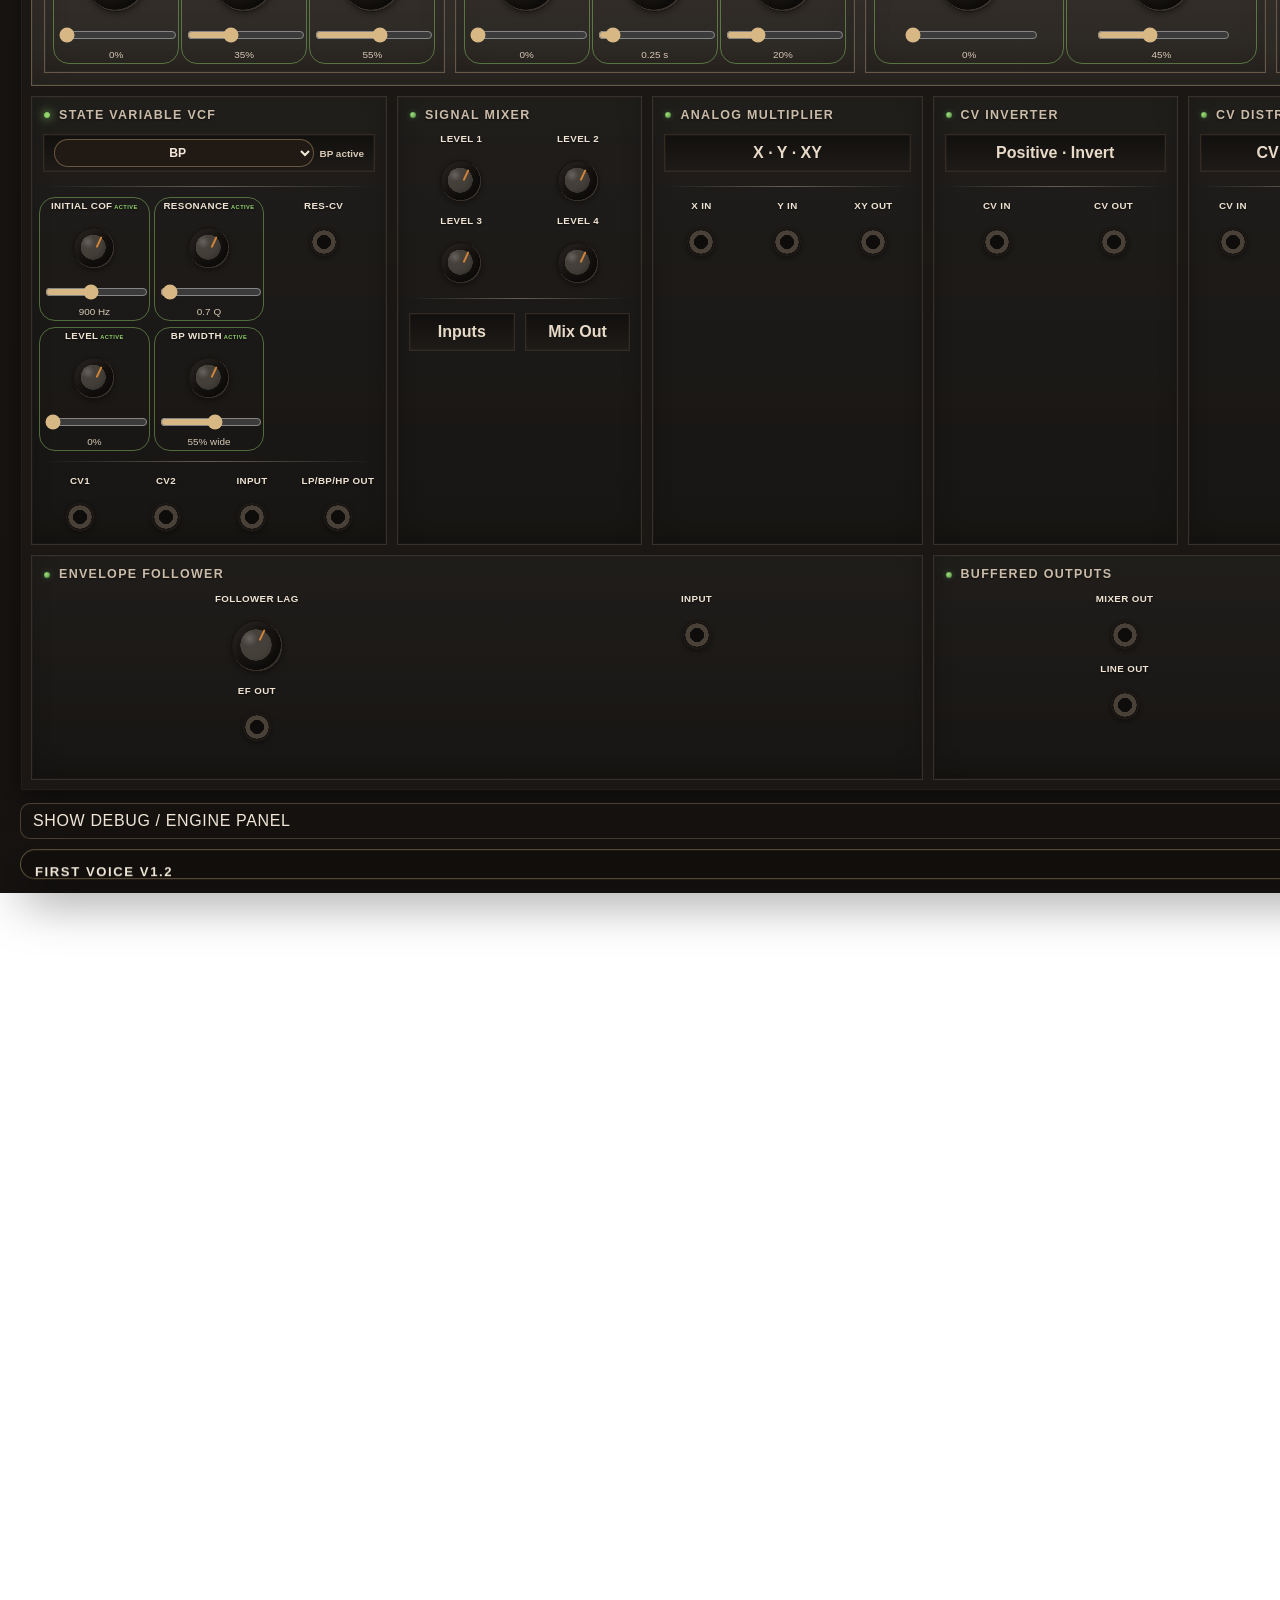
<file: candidate/issue-81/index.html>
<!doctype html><meta charset="utf-8"><meta http-equiv="refresh" content="0; url=../../faceplate-preview/candidate/issue-81/"><title>Ultimate Issue 81 preview</title><p><a href="../../faceplate-preview/candidate/issue-81/">Open the Ultimate Issue 81 preview</a></p>
</file>
<file: faceplate-preview/styles.css>
:root {
  --bg: #1a1714;
  --panel: #2a2622;
  --panel-2: #332e29;
  --panel-3: #1f1b18;
  --line: #54473a;
  --text: #e8dccd;
  --muted: #b6a792;
  --accent: #d18439;
  --green: #76b25d;
  --shadow: rgba(0, 0, 0, 0.45);
}

* { box-sizing: border-box; }

html,
body {
  margin: 0;
  background:
    radial-gradient(circle at top left, rgba(255,255,255,0.05), transparent 28%),
    linear-gradient(180deg, #201b17, #161311);
  color: var(--text);
  font-family: Inter, Arial, Helvetica, sans-serif;
}

body {
  min-width: 1720px;
  overflow-x: auto;
}

.app-shell {
  width: 1680px;
  max-width: none;
  margin: 12px auto;
  padding: 10px;
  border: 1px solid #120f0c;
  background:
    linear-gradient(180deg, rgba(255,255,255,0.03), transparent 18%),
    var(--bg);
  box-shadow:
    0 10px 30px var(--shadow),
    inset 0 0 0 1px rgba(255,255,255,0.03);
}

.top-bar {
  display: grid;
  grid-template-columns: 1.25fr 2fr;
  gap: 10px;
  align-items: stretch;
  margin-bottom: 10px;
}

.brand-block,
.top-control,
.module,
.vco-bank {
  border: 1px solid var(--line);
  background:
    linear-gradient(180deg, rgba(255,255,255,0.05), transparent 100%),
    var(--panel);
  box-shadow:
    inset 0 0 0 1px rgba(255,255,255,0.03),
    inset 0 -12px 24px rgba(0,0,0,0.18);
}

.brand-block { padding: 15px 18px; }

.brand-title {
  font-size: 2rem;
  font-weight: 800;
  line-height: 1;
  letter-spacing: -0.03em;
}

.brand-subtitle {
  margin-top: 8px;
  color: var(--muted);
  font-size: 0.92rem;
}

.top-controls {
  display: grid;
  grid-template-columns: 1.3fr repeat(4, 0.7fr);
  gap: 10px;
}

.top-control {
  padding: 10px 12px;
  display: grid;
  align-content: center;
  justify-items: center;
  gap: 8px;
}

.top-label {
  color: var(--muted);
  font-size: 0.7rem;
  text-transform: uppercase;
  letter-spacing: 0.1em;
  font-weight: 700;
}

.display-box,
.selector,
.mini-display,
.menu-button,
.switch-control {
  min-height: 40px;
  border: 1px solid #171310;
  background:
    linear-gradient(180deg, rgba(0,0,0,0.25), rgba(255,255,255,0.03)),
    var(--panel-3);
  color: var(--text);
  display: grid;
  place-items: center;
  padding: 0 10px;
  box-shadow: inset 0 0 0 1px rgba(255,255,255,0.03);
}

.display-box {
  width: 100%;
  font-weight: 700;
  letter-spacing: 0.05em;
}

.small-display { min-width: 72px; }

.menu-button {
  width: 100%;
  font-size: 1.3rem;
  font-weight: 700;
}

.ultimate-grid {
  display: grid;
  grid-template-columns: 3.25fr 0.95fr 1.15fr 1.15fr 1.15fr 1.05fr;
  grid-template-rows: 220px 165px 270px 255px 215px;
  grid-template-areas:
    "vcos mixer filter  filter  filter  sh"
    "vcos mixer ar      mainvca mainvca sh"
    "vcos mixer ar      lfo1    lfo2    output"
    "vcos mixer ar      atten   atten   atten"
    "adsr auxvca auxvca repeat  repeat  repeat";
  gap: 10px;
}

.expander-grid {
  display: grid;
  grid-template-columns: 1.45fr 1fr 1.1fr 1fr 1fr 1fr;
  gap: 10px;
  margin-top: 10px;
}

.module {
  min-height: 0;
  padding: 12px;
  background:
    linear-gradient(180deg, rgba(255,255,255,0.05), transparent 100%),
    linear-gradient(180deg, rgba(0,0,0,0.08), rgba(0,0,0,0.15)),
    var(--panel-2);
  overflow: hidden;
}

.vco-bank {
  grid-area: vcos;
  display: grid;
  grid-template-columns: repeat(3, 1fr);
  gap: 0;
  overflow: hidden;
  background:
    linear-gradient(180deg, rgba(255,255,255,0.045), transparent 100%),
    linear-gradient(180deg, rgba(0,0,0,0.08), rgba(0,0,0,0.16)),
    var(--panel-2);
}

.vco-strip {
  min-height: 0;
  padding: 12px 10px;
  border-right: 1px solid var(--line);
  display: grid;
  align-content: start;
  background: linear-gradient(180deg, rgba(255,255,255,0.025), transparent 100%);
}

.vco-strip:last-child { border-right: 0; }

.mixer-module { grid-area: mixer; }
.filter-lp-module { grid-area: filter; }
.sample-hold-module { grid-area: sh; }
.ar-module { grid-area: ar; }
.main-vca-module { grid-area: mainvca; }
.aux-vca-module { grid-area: auxvca; }
.lfo1-module { grid-area: lfo1; }
.lfo2-module { grid-area: lfo2; }
.output-module { grid-area: output; }
.repeat-module { grid-area: repeat; }
.attenuators-module { grid-area: atten; }
.adsr-module { grid-area: adsr; }

.mixer-strip {
  display: grid;
  align-content: start;
  padding: 12px 10px;
}

.lowpass-strip,
.vca-strip,
.adsr-module {
  display: grid;
  align-content: start;
  padding: 10px 12px;
}

.ar-strip {
  display: grid;
  align-content: start;
  padding: 10px 11px;
}

.lfo-module {
  display: grid;
  align-content: start;
  padding: 10px 11px;
}

.utility-module {
  min-height: 225px;
  padding: 11px;
  border-color: #41382f;
  background:
    linear-gradient(180deg, rgba(255,255,255,0.025), transparent 100%),
    linear-gradient(180deg, rgba(0,0,0,0.16), rgba(0,0,0,0.28)),
    #24211e;
  box-shadow:
    inset 0 0 0 1px rgba(255,255,255,0.018),
    inset 0 -10px 20px rgba(0,0,0,0.2);
}

.module-header {
  display: flex;
  align-items: center;
  gap: 8px;
  margin-bottom: 10px;
}

.vco-strip .module-header,
.mixer-strip .module-header,
.ar-title {
  justify-content: center;
  margin-bottom: 14px;
}

.lowpass-title,
.vca-title,
.lfo-title,
.atten-title,
.adsr-title {
  justify-content: center;
  margin-bottom: 10px;
}

.lfo-title { margin-bottom: 8px; }

.module-header h2 {
  margin: 0;
  font-size: 0.82rem;
  font-weight: 700;
  text-transform: uppercase;
  letter-spacing: 0.12em;
  line-height: 1.08;
}

.vco-module .module-header h2,
.mixer-module .module-header h2,
.ar-module .module-header h2 {
  font-size: 0.9rem;
}

.lowpass-title h2,
.vca-title h2 {
  font-size: 0.86rem;
  letter-spacing: 0.085em;
  white-space: nowrap;
}

.lowpass-title h2 span {
  font-size: 0.76rem;
  letter-spacing: 0.06em;
}

.lfo-title h2 {
  font-size: 0.78rem;
  letter-spacing: 0.08em;
}

.atten-title h2,
.adsr-title h2 {
  font-size: 0.84rem;
  letter-spacing: 0.1em;
}

.expander-grid .module-header h2 {
  font-size: 0.78rem;
  color: #d6cabb;
}

.status-light {
  width: 10px;
  height: 10px;
  border-radius: 50%;
  background: radial-gradient(circle at 35% 35%, #9ee27a, #4e7c40);
  border: 1px solid #24361f;
  box-shadow: 0 0 7px rgba(118, 178, 93, 0.3);
  flex: 0 0 auto;
}

.expander-grid .status-light {
  width: 8px;
  height: 8px;
  box-shadow: 0 0 5px rgba(118, 178, 93, 0.2);
}

.module-row {
  display: grid;
  gap: 8px;
}

.waveform-row {
  grid-template-columns: 62px 1fr;
  align-items: center;
}

.output-row { grid-template-columns: 1fr 1fr; }

.wave-box {
  height: 48px;
  border: 1px solid #171310;
  background:
    linear-gradient(180deg, rgba(0,0,0,0.18), rgba(255,255,255,0.02)),
    #1a1613;
  display: grid;
  place-items: center;
  color: var(--accent);
  font-weight: 700;
  letter-spacing: 0.08em;
}

.selector { line-height: 1.12; }
.wide-selector { width: 100%; }

.module-divider {
  height: 1px;
  margin: 12px 0;
  background: linear-gradient(90deg, transparent, #8f8477, transparent);
  opacity: 0.48;
}

.control-grid {
  display: grid;
  gap: 12px 8px;
}

.one-up { grid-template-columns: 1fr; }
.two-up { grid-template-columns: repeat(2, minmax(0, 1fr)); }
.three-up { grid-template-columns: repeat(3, minmax(0, 1fr)); }
.four-up { grid-template-columns: repeat(4, minmax(0, 1fr)); }
.five-up { grid-template-columns: repeat(5, minmax(0, 1fr)); }

.lowpass-control-row {
  display: grid;
  grid-template-columns: repeat(4, 1fr) 0.55fr;
  gap: 12px;
  align-items: start;
}

.vca-control-row {
  display: grid;
  grid-template-columns: repeat(3, 1fr) 0.55fr;
  gap: 13px;
  align-items: start;
}

.expander-vca-grid {
  display: grid;
  grid-template-columns: repeat(5, minmax(0, 1fr));
  grid-template-areas:
    "input amp cv1 cv2 out";
  gap: 12px 14px;
  align-items: start;
}

.vca-out { grid-area: out; }
.vca-input { grid-area: input; }
.vca-cv2 { grid-area: cv2; }
.vca-cv1 { grid-area: cv1; }
.vca-initial-amp { grid-area: amp; }

.lfo-source-grid {
  display: grid;
  grid-template-columns: 1fr 1fr;
  grid-template-areas:
    "rate shape"
    "range outputs";
  gap: 8px 10px;
  align-items: start;
}

.lfo-rate { grid-area: rate; }
.lfo-shape-bank { grid-area: shape; display: grid; gap: 7px; justify-items: stretch; }
.lfo-range { grid-area: range; }
.lfo-outputs { grid-area: outputs; }

.adsr-knob-row {
  display: grid;
  grid-template-columns: repeat(4, 1fr);
  gap: 8px;
  align-items: start;
}

.adsr-io-row {
  display: grid;
  grid-template-columns: repeat(5, 1fr);
  gap: 7px;
  align-items: start;
  margin-top: 10px;
}

.attenuator-grid {
  display: grid;
  grid-template-columns: repeat(6, minmax(0, 1fr));
  gap: 10px;
  align-items: stretch;
}

.attenuator-channel {
  display: grid;
  grid-template-rows: auto 1fr 1fr 1fr auto;
  gap: 8px;
  min-width: 0;
  padding: 8px;
  border: 1px solid rgba(215, 184, 132, 0.18);
  border-radius: 12px;
  background: rgba(255, 255, 255, 0.025);
}

.attenuator-control {
  display: grid;
  grid-template-columns: minmax(0, 1fr) auto;
  align-items: center;
  gap: 5px;
  min-width: 0;
  color: var(--text);
  font-size: 0.58rem;
  letter-spacing: 0.035em;
  text-transform: uppercase;
}

.attenuator-control input {
  grid-column: 1 / -1;
  min-width: 0;
  width: 100%;
  accent-color: #d7b884;
}

.attenuator-control select {
  grid-column: 1 / -1;
  min-width: 0;
  width: 100%;
  border: 1px solid rgba(215, 184, 132, 0.38);
  border-radius: 999px;
  padding: 4px 5px;
  background: #211913;
  color: #f3e8da;
  font: inherit;
}

.attenuator-control output,
.attenuator-output output {
  color: #d6c8b5;
  font-variant-numeric: tabular-nums;
  text-align: right;
}

.attenuator-output,
.attenuator-route {
  display: flex;
  justify-content: space-between;
  gap: 5px;
  padding-top: 6px;
  border-top: 1px solid rgba(215, 184, 132, 0.14);
  color: var(--text);
  font-size: 0.58rem;
  letter-spacing: 0.035em;
  text-transform: uppercase;
}

.attenuator-route {
  display: block;
  overflow: hidden;
  text-align: center;
  text-overflow: ellipsis;
  white-space: nowrap;
}

.panel-button {
  border: 1px solid rgba(215, 184, 132, 0.45);
  border-radius: 999px;
  padding: 5px 8px;
  background: #211913;
  color: #f3e8da;
  cursor: pointer;
  font: inherit;
  font-size: 0.62rem;
  text-transform: uppercase;
}

.attenuator-channel.is-attenuating {
  border-color: rgba(215, 184, 132, 0.42);
}

.attenuators-module.is-processing .status-light {
  background: #93d36c;
  box-shadow: 0 0 10px rgba(147, 211, 108, 0.65);
}

.control {
  display: grid;
  justify-items: center;
  align-content: start;
  gap: 6px;
  min-width: 0;
}

.control-label {
  min-height: 19px;
  color: var(--text);
  font-size: 0.62rem;
  text-transform: uppercase;
  letter-spacing: 0.035em;
  text-align: center;
  line-height: 1.08;
}

.vco-module .control-label {
  font-size: 0.66rem;
  letter-spacing: 0.03em;
}

.lowpass-strip .control-label,
.vca-strip .control-label {
  font-size: 0.69rem;
  letter-spacing: 0.04em;
  min-height: 18px;
}

.lfo-module .control-label,
.attenuators-module .control-label,
.adsr-module .control-label {
  font-size: 0.61rem;
  letter-spacing: 0.025em;
  min-height: 15px;
}

.atten-number {
  font-size: 0.72rem;
  margin-bottom: 1px;
}

.vertical-control,
.mixer-control,
.ar-main-control {
  margin-bottom: 23px;
}

.vertical-control .control-label,
.mixer-control .control-label,
.ar-main-control .control-label {
  min-height: auto;
  margin-bottom: 6px;
  font-size: 0.72rem;
  letter-spacing: 0.04em;
}

.mixer-control .control-label,
.ar-main-control .control-label {
  line-height: 1.08;
}

.ar-switch-row {
  display: grid;
  grid-template-columns: repeat(2, 1fr);
  gap: 10px;
  margin: 0 0 18px;
}

.ar-switch-row .control-label {
  min-height: 28px;
  font-size: 0.62rem;
  letter-spacing: 0.03em;
}

.ar-jack-control {
  margin-bottom: 15px;
}

.ar-jack-control .control-label {
  min-height: auto;
  margin-bottom: 7px;
  font-size: 0.66rem;
  letter-spacing: 0.035em;
}

.vco-core-controls {
  display: grid;
  gap: 12px;
}

.vco-core-controls .vertical-control {
  margin-bottom: 0;
}

.vco-mod-section {
  margin-top: 18px;
  padding-top: 14px;
  border-top: 1px solid rgba(215, 184, 132, 0.22);
}

.vco-subtitle {
  margin-bottom: 12px;
  color: #d7b884;
  font-size: 0.6rem;
  font-weight: 800;
  letter-spacing: 0.12em;
  text-align: center;
  text-transform: uppercase;
}

.vco-mod-grid {
  display: grid;
  gap: 12px;
}

.vco-mod-grid .control-label {
  min-height: auto;
}

.mixer-channel-list {
  display: grid;
  gap: 14px;
}

.mixer-channel {
  padding-bottom: 14px;
  border-bottom: 1px solid rgba(215, 184, 132, 0.2);
}

.mixer-channel .mixer-control {
  margin-bottom: 0;
}

.mixer-noise-type {
  margin-top: 12px;
}

.mixer-channel-footer {
  display: flex;
  align-items: center;
  justify-content: space-between;
  gap: 8px;
  margin-top: 9px;
  color: #a99b88;
  font-size: 0.58rem;
  letter-spacing: 0.08em;
  text-transform: uppercase;
}

.mixer-mute-button {
  min-width: 58px;
  border: 1px solid rgba(215, 184, 132, 0.4);
  border-radius: 999px;
  padding: 5px 9px;
  background: #211913;
  color: #f3e8da;
  cursor: pointer;
  font: inherit;
  font-size: 0.58rem;
  font-weight: 800;
  letter-spacing: 0.06em;
  text-transform: uppercase;
}

.mixer-mute-button.is-muted {
  border-color: rgba(255, 134, 99, 0.72);
  background: #3a211b;
  color: #ffb29b;
}

.mixer-meter {
  margin-top: 16px;
  padding: 12px 8px 10px;
  border: 1px solid rgba(215, 184, 132, 0.28);
  border-radius: 12px;
  text-align: center;
}

.mixer-meter-track {
  height: 9px;
  margin: 8px 0 6px;
  overflow: hidden;
  border: 1px solid rgba(215, 184, 132, 0.28);
  border-radius: 999px;
  background: #17130f;
}

.mixer-meter-track span {
  display: block;
  width: 0;
  height: 100%;
  border-radius: inherit;
  background: linear-gradient(90deg, #6fbf73 0 72%, #e8bd56 88%, #e17a5d 100%);
  transition: width 50ms linear;
}

.mixer-meter output {
  color: #d6c8b5;
  font-size: 0.62rem;
  font-variant-numeric: tabular-nums;
}

.mixer-meter.is-clipping {
  border-color: rgba(255, 110, 84, 0.8);
  box-shadow: 0 0 10px rgba(255, 110, 84, 0.24);
}

.dual-jacks {
  display: grid;
  grid-template-columns: repeat(2, 1fr);
  justify-items: center;
  gap: 14px;
  width: 100%;
}

.adsr-out .dual-jacks {
  gap: 8px;
}

.jack-stack {
  display: grid;
  gap: 16px;
  justify-items: center;
  margin-top: 2px;
}

.compact-source-module .control-label,
.utility-module .control-label {
  font-size: 0.61rem;
  letter-spacing: 0.025em;
}

.knob {
  width: 50px;
  height: 50px;
  border-radius: 50%;
  background:
    radial-gradient(circle at 35% 35%, rgba(255,255,255,0.18), transparent 18%),
    radial-gradient(circle at 48% 48%, #45403a 0 42%, #171411 43% 67%, #5f554b 68% 100%);
  border: 1px solid #16120f;
  box-shadow:
    inset -5px -6px 10px rgba(0,0,0,0.45),
    inset 4px 4px 6px rgba(255,255,255,0.06),
    0 2px 5px rgba(0,0,0,0.35);
  position: relative;
}

.knob::after {
  content: "";
  position: absolute;
  left: 50%;
  top: 7px;
  width: 2px;
  height: 12px;
  transform: translateX(-50%) rotate(25deg);
  transform-origin: center 18px;
  background: var(--accent);
  border-radius: 2px;
}

.knob-small {
  width: 42px;
  height: 42px;
}

.knob-large {
  width: 60px;
  height: 60px;
}

.vco-module .knob,
.mixer-control .knob,
.ar-main-control .knob {
  width: 64px;
  height: 64px;
}

.vco-module .knob-small {
  width: 60px;
  height: 60px;
}

.lowpass-strip .knob,
.main-vca-module .knob {
  width: 62px;
  height: 62px;
}

.lfo-module .knob {
  width: 58px;
  height: 58px;
}

.attenuator-channel .knob {
  width: 54px;
  height: 54px;
}

.adsr-module .knob,
.aux-vca-module .knob {
  width: 47px;
  height: 47px;
}

.utility-module .knob,
.utility-module .knob-small {
  width: 42px;
  height: 42px;
}

.utility-module .knob-large {
  width: 52px;
  height: 52px;
}

.jack-socket {
  width: 29px;
  height: 29px;
  border-radius: 50%;
  border: 1px solid #171310;
  background:
    radial-gradient(circle, #0f0d0b 0 35%, #494038 36% 58%, #171310 59% 100%);
  box-shadow:
    inset 0 0 0 1px rgba(255,255,255,0.05),
    0 2px 4px rgba(0,0,0,0.32);
}

.vco-module .jack-socket,
.mixer-noise-outputs .jack-socket,
.ar-jack-control .jack-socket,
.utility-module .jack-socket {
  width: 30px;
  height: 30px;
}

.lowpass-ext-cv .jack-socket,
.vca-ext-cv .jack-socket {
  width: 31px;
  height: 31px;
}

.lfo-module .jack-socket,
.attenuator-channel .jack-socket,
.adsr-module .jack-socket,
.aux-vca-module .jack-socket {
  width: 28px;
  height: 28px;
}

.switch-control {
  min-height: 38px;
  font-size: 0.62rem;
  text-transform: uppercase;
  letter-spacing: 0.04em;
  text-align: center;
  line-height: 1.08;
}

.compact-switch {
  min-height: 34px;
}

.adsr-module .compact-switch {
  min-height: 30px;
  font-size: 0.56rem;
}

.lfo-module .wave-box {
  height: 36px;
}

.lfo-module .compact-switch {
  min-height: 30px;
  font-size: 0.58rem;
}

.led-light {
  width: 38px;
  height: 38px;
  border-radius: 50%;
  background:
    radial-gradient(circle at 35% 35%, #ffd56a, #7a4a12 55%, #1b1207 100%);
  border: 1px solid #120c04;
  box-shadow:
    0 0 12px rgba(209, 132, 57, 0.35),
    inset 0 0 0 1px rgba(255,255,255,0.08);
}

.mini-label {
  min-height: 28px;
  font-size: 0.68rem;
}

.brand-mark {
  margin-top: 12px;
  padding: 10px 6px;
  border-top: 1px solid rgba(232, 220, 205, 0.22);
  color: #eee4d6;
  font-weight: 800;
  font-size: 1.2rem;
  letter-spacing: 0.08em;
  line-height: 1.02;
  text-align: center;
}

.expander-grid .selector,
.expander-grid .mini-display,
.expander-grid .switch-control {
  min-height: 34px;
  padding: 0 8px;
  color: #cbbca9;
  background:
    linear-gradient(180deg, rgba(0,0,0,0.3), rgba(255,255,255,0.015)),
    #1a1714;
}

.expander-grid .wave-box {
  height: 44px;
  color: #bf7a36;
  background:
    linear-gradient(180deg, rgba(0,0,0,0.25), rgba(255,255,255,0.015)),
    #1a1714;
}

.preset-display .display-box {
  min-height: 54px;
  font-size: 1rem;
}


/* =========================================================
   Accepted layout cleanup from Issues #6, #7, and #8
   Merged here by Issue #9. No visual changes intended.
   ========================================================= */

/* Main grid and Expander bay layout */
.ultimate-grid {
  grid-template-areas:
    "vcos mixer filter  filter  filter  sh"
    "vcos mixer ar      mainvca mainvca sh"
    "vcos mixer ar      lfo1    lfo2    output"
    "vcos mixer ar      atten   atten   atten"
    "adsr auxvca auxvca repeat  repeat  repeat";
}

.expander-grid {
  display: grid;
  grid-template-columns: 1.45fr 1fr 1.1fr 1fr 1fr 1fr;
  grid-template-areas:
    "svcf mixer multiplier inverter distributor buffer"
    "ring ring follower follower outputs outputs";
  gap: 10px;
  margin-top: 10px;
}

.state-variable-vcf-module { grid-area: svcf; }
.expander-signal-mixer-module { grid-area: mixer; }
.analog-multiplier-module { grid-area: multiplier; }
.filter-ring-module { grid-area: ring; }
.cv-inverter-module { grid-area: inverter; }
.cv-distributor-module { grid-area: distributor; }
.ext-signal-buffer-module { grid-area: buffer; }
.envelope-follower-module { grid-area: follower; }
.buffered-outputs-module { grid-area: outputs; }

/* Visual quiet/loud hierarchy */
/* Issue #8: visual quiet/loud hierarchy only.
   No controls, routing, sound, colour redesign, or major layout changes. */

.vco-bank,
.mixer-module,
.filter-lp-module,
.main-vca-module,
.output-module {
  border-color: #6b5746;
  background:
    linear-gradient(180deg, rgba(255,255,255,0.065), transparent 100%),
    linear-gradient(180deg, rgba(0,0,0,0.06), rgba(0,0,0,0.13)),
    var(--panel-2);
  box-shadow:
    inset 0 0 0 1px rgba(209, 132, 57, 0.11),
    inset 0 -12px 24px rgba(0,0,0,0.18);
}

.vco-bank .module-header h2,
.mixer-module .module-header h2,
.filter-lp-module .module-header h2,
.main-vca-module .module-header h2,
.output-module .module-header h2 {
  color: #f1e5d8;
  letter-spacing: 0.13em;
}

.ar-module,
.adsr-module,
.sample-hold-module,
.lfo-module,
.repeat-module,
.attenuators-module {
  border-color: #4c4035;
}

.ar-module .module-header h2,
.adsr-module .module-header h2,
.sample-hold-module .module-header h2,
.lfo-module .module-header h2,
.repeat-module .module-header h2,
.attenuators-module .module-header h2 {
  color: #e2d4c2;
}

.aux-vca-module,
.expander-grid .utility-module {
  border-color: #38312b;
  background:
    linear-gradient(180deg, rgba(255,255,255,0.018), transparent 100%),
    linear-gradient(180deg, rgba(0,0,0,0.2), rgba(0,0,0,0.31)),
    #221f1c;
}

.aux-vca-module .module-header h2,
.expander-grid .utility-module .module-header h2 {
  color: #cbbca9;
  letter-spacing: 0.105em;
}
</file>
<file: faceplate-preview/readability.css>
/* =========================================================
   Issue #15: readability polish only.
   No module moves, label changes, controls, behaviour,
   audio, JUCE, or VST work.
   ========================================================= */

:root {
  --text: #f1e7d9;
  --muted: #cdbda7;
  --line: #665747;
}

.brand-subtitle,
.top-label {
  color: #d6c8b5;
}

.module-header h2 {
  color: #f3e8da;
  font-weight: 800;
  letter-spacing: 0.105em;
  text-shadow: 0 1px 2px rgba(0, 0, 0, 0.6);
}

.vco-bank .module-header h2,
.mixer-module .module-header h2,
.filter-lp-module .module-header h2,
.main-vca-module .module-header h2,
.output-module .module-header h2 {
  color: #fff0df;
}

.expander-grid .module-header h2,
.aux-vca-module .module-header h2 {
  color: #e6d9c8;
  font-weight: 800;
  letter-spacing: 0.095em;
}

.control-label,
.compact-source-module .control-label,
.utility-module .control-label {
  color: #efe3d3;
  font-weight: 700;
  letter-spacing: 0.04em;
  text-shadow: 0 1px 2px rgba(0, 0, 0, 0.55);
}

.vco-module .control-label,
.lowpass-strip .control-label,
.vca-strip .control-label,
.vertical-control .control-label,
.mixer-control .control-label,
.ar-main-control .control-label,
.ar-jack-control .control-label,
.vco-jack-grid .control-label,
.mixer-noise-outputs .control-label {
  color: #f5eadb;
  font-weight: 750;
}

.selector,
.mini-display,
.switch-control,
.display-box,
.menu-button,
.wave-box {
  color: #f3e8da;
  font-weight: 750;
  border-color: #2a231d;
}

.expander-grid .selector,
.expander-grid .mini-display,
.expander-grid .switch-control,
.expander-grid .wave-box {
  color: #e8dac8;
  border-color: #332a22;
}

.module-divider {
  opacity: 0.64;
}

.status-light {
  box-shadow:
    0 0 8px rgba(118, 178, 93, 0.38),
    0 0 1px rgba(255, 255, 255, 0.2);
}

/* =========================================================
   Issue #16: spacing and alignment polish only.
   CSS-only. Same module grid, same labels, same controls.
   ========================================================= */

.compact-source-module,
.utility-module {
  padding-top: 12px;
  padding-bottom: 12px;
}

.compact-source-module .module-header,
.utility-module .module-header {
  margin-bottom: 12px;
}

.control {
  gap: 7px;
}

.control-grid {
  gap: 13px 10px;
}

.utility-module .control-grid {
  gap: 14px 12px;
}

.utility-module .module-row {
  gap: 10px;
}

.utility-module .module-divider {
  margin: 14px 0;
}

.expander-grid .selector,
.expander-grid .mini-display,
.expander-grid .switch-control,
.expander-grid .wave-box {
  min-height: 38px;
  padding-left: 10px;
  padding-right: 10px;
}

.lfo-source-grid {
  gap: 11px 12px;
}

.lfo-shape-bank {
  gap: 9px;
}

.adsr-knob-row {
  gap: 11px;
}

.adsr-io-row {
  gap: 9px;
  margin-top: 13px;
}

.attenuator-grid {
  gap: 12px;
}

.attenuator-channel {
  gap: 9px;
}

.ar-switch-row {
  gap: 12px;
  margin-bottom: 20px;
}

.jack-stack {
  gap: 17px;
}
</file>
<file: candidate/issue-81-v2/styles.css>
:root {
  --bg: #1a1714;
  --panel: #2a2622;
  --panel-2: #332e29;
  --panel-3: #1f1b18;
  --line: #54473a;
  --text: #e8dccd;
  --muted: #b6a792;
  --accent: #d18439;
  --green: #76b25d;
  --shadow: rgba(0, 0, 0, 0.45);
}

* { box-sizing: border-box; }

html,
body {
  margin: 0;
  background:
    radial-gradient(circle at top left, rgba(255,255,255,0.05), transparent 28%),
    linear-gradient(180deg, #201b17, #161311);
  color: var(--text);
  font-family: Inter, Arial, Helvetica, sans-serif;
}

body {
  min-width: 1720px;
  overflow-x: auto;
}

.app-shell {
  width: 1680px;
  max-width: none;
  margin: 12px auto;
  padding: 10px;
  border: 1px solid #120f0c;
  background:
    linear-gradient(180deg, rgba(255,255,255,0.03), transparent 18%),
    var(--bg);
  box-shadow:
    0 10px 30px var(--shadow),
    inset 0 0 0 1px rgba(255,255,255,0.03);
}

.top-bar {
  display: grid;
  grid-template-columns: 1.25fr 2fr;
  gap: 10px;
  align-items: stretch;
  margin-bottom: 10px;
}

.brand-block,
.top-control,
.module,
.vco-bank {
  border: 1px solid var(--line);
  background:
    linear-gradient(180deg, rgba(255,255,255,0.05), transparent 100%),
    var(--panel);
  box-shadow:
    inset 0 0 0 1px rgba(255,255,255,0.03),
    inset 0 -12px 24px rgba(0,0,0,0.18);
}

.brand-block { padding: 15px 18px; }

.brand-title {
  font-size: 2rem;
  font-weight: 800;
  line-height: 1;
  letter-spacing: -0.03em;
}

.brand-subtitle {
  margin-top: 8px;
  color: var(--muted);
  font-size: 0.92rem;
}

.top-controls {
  display: grid;
  grid-template-columns: 1.3fr repeat(4, 0.7fr);
  gap: 10px;
}

.top-control {
  padding: 10px 12px;
  display: grid;
  align-content: center;
  justify-items: center;
  gap: 8px;
}

.top-label {
  color: var(--muted);
  font-size: 0.7rem;
  text-transform: uppercase;
  letter-spacing: 0.1em;
  font-weight: 700;
}

.display-box,
.selector,
.mini-display,
.menu-button,
.switch-control {
  min-height: 40px;
  border: 1px solid #171310;
  background:
    linear-gradient(180deg, rgba(0,0,0,0.25), rgba(255,255,255,0.03)),
    var(--panel-3);
  color: var(--text);
  display: grid;
  place-items: center;
  padding: 0 10px;
  box-shadow: inset 0 0 0 1px rgba(255,255,255,0.03);
}

.display-box {
  width: 100%;
  font-weight: 700;
  letter-spacing: 0.05em;
}

.small-display { min-width: 72px; }

.menu-button {
  width: 100%;
  font-size: 1.3rem;
  font-weight: 700;
}

.ultimate-grid {
  display: grid;
  grid-template-columns: 3.25fr 0.95fr 1.15fr 1.15fr 1.15fr 1.05fr;
  grid-template-rows: 220px 165px 270px 255px 215px;
  grid-template-areas:
    "vcos mixer filter  filter  filter  sh"
    "vcos mixer ar      mainvca mainvca sh"
    "vcos mixer ar      lfo1    lfo2    output"
    "vcos mixer ar      atten   atten   atten"
    "adsr auxvca auxvca repeat  repeat  repeat";
  gap: 10px;
}

.expander-grid {
  display: grid;
  grid-template-columns: 1.45fr 1fr 1.1fr 1fr 1fr 1fr;
  gap: 10px;
  margin-top: 10px;
}

.module {
  min-height: 0;
  padding: 12px;
  background:
    linear-gradient(180deg, rgba(255,255,255,0.05), transparent 100%),
    linear-gradient(180deg, rgba(0,0,0,0.08), rgba(0,0,0,0.15)),
    var(--panel-2);
  overflow: hidden;
}

.vco-bank {
  grid-area: vcos;
  display: grid;
  grid-template-columns: repeat(3, 1fr);
  gap: 0;
  overflow: hidden;
  background:
    linear-gradient(180deg, rgba(255,255,255,0.045), transparent 100%),
    linear-gradient(180deg, rgba(0,0,0,0.08), rgba(0,0,0,0.16)),
    var(--panel-2);
}

.vco-strip {
  min-height: 0;
  padding: 12px 10px;
  border-right: 1px solid var(--line);
  display: grid;
  align-content: start;
  background: linear-gradient(180deg, rgba(255,255,255,0.025), transparent 100%);
}

.vco-strip:last-child { border-right: 0; }

.mixer-module { grid-area: mixer; }
.filter-lp-module { grid-area: filter; }
.sample-hold-module { grid-area: sh; }
.ar-module { grid-area: ar; }
.main-vca-module { grid-area: mainvca; }
.aux-vca-module { grid-area: auxvca; }
.lfo1-module { grid-area: lfo1; }
.lfo2-module { grid-area: lfo2; }
.output-module { grid-area: output; }
.repeat-module { grid-area: repeat; }
.attenuators-module { grid-area: atten; }
.adsr-module { grid-area: adsr; }

.mixer-strip {
  display: grid;
  align-content: start;
  padding: 12px 10px;
}

.lowpass-strip,
.vca-strip,
.adsr-module {
  display: grid;
  align-content: start;
  padding: 10px 12px;
}

.ar-strip {
  display: grid;
  align-content: start;
  padding: 10px 11px;
}

.lfo-module {
  display: grid;
  align-content: start;
  padding: 10px 11px;
}

.utility-module {
  min-height: 225px;
  padding: 11px;
  border-color: #41382f;
  background:
    linear-gradient(180deg, rgba(255,255,255,0.025), transparent 100%),
    linear-gradient(180deg, rgba(0,0,0,0.16), rgba(0,0,0,0.28)),
    #24211e;
  box-shadow:
    inset 0 0 0 1px rgba(255,255,255,0.018),
    inset 0 -10px 20px rgba(0,0,0,0.2);
}

.module-header {
  display: flex;
  align-items: center;
  gap: 8px;
  margin-bottom: 10px;
}

.vco-strip .module-header,
.mixer-strip .module-header,
.ar-title {
  justify-content: center;
  margin-bottom: 14px;
}

.lowpass-title,
.vca-title,
.lfo-title,
.atten-title,
.adsr-title {
  justify-content: center;
  margin-bottom: 10px;
}

.lfo-title { margin-bottom: 8px; }

.module-header h2 {
  margin: 0;
  font-size: 0.82rem;
  font-weight: 700;
  text-transform: uppercase;
  letter-spacing: 0.12em;
  line-height: 1.08;
}

.vco-module .module-header h2,
.mixer-module .module-header h2,
.ar-module .module-header h2 {
  font-size: 0.9rem;
}

.lowpass-title h2,
.vca-title h2 {
  font-size: 0.86rem;
  letter-spacing: 0.085em;
  white-space: nowrap;
}

.lowpass-title h2 span {
  font-size: 0.76rem;
  letter-spacing: 0.06em;
}

.lfo-title h2 {
  font-size: 0.78rem;
  letter-spacing: 0.08em;
}

.atten-title h2,
.adsr-title h2 {
  font-size: 0.84rem;
  letter-spacing: 0.1em;
}

.expander-grid .module-header h2 {
  font-size: 0.78rem;
  color: #d6cabb;
}

.status-light {
  width: 10px;
  height: 10px;
  border-radius: 50%;
  background: radial-gradient(circle at 35% 35%, #9ee27a, #4e7c40);
  border: 1px solid #24361f;
  box-shadow: 0 0 7px rgba(118, 178, 93, 0.3);
  flex: 0 0 auto;
}

.expander-grid .status-light {
  width: 8px;
  height: 8px;
  box-shadow: 0 0 5px rgba(118, 178, 93, 0.2);
}

.module-row {
  display: grid;
  gap: 8px;
}

.waveform-row {
  grid-template-columns: 62px 1fr;
  align-items: center;
}

.output-row { grid-template-columns: 1fr 1fr; }

.wave-box {
  height: 48px;
  border: 1px solid #171310;
  background:
    linear-gradient(180deg, rgba(0,0,0,0.18), rgba(255,255,255,0.02)),
    #1a1613;
  display: grid;
  place-items: center;
  color: var(--accent);
  font-weight: 700;
  letter-spacing: 0.08em;
}

.selector { line-height: 1.12; }
.wide-selector { width: 100%; }

.module-divider {
  height: 1px;
  margin: 12px 0;
  background: linear-gradient(90deg, transparent, #8f8477, transparent);
  opacity: 0.48;
}

.control-grid {
  display: grid;
  gap: 12px 8px;
}

.one-up { grid-template-columns: 1fr; }
.two-up { grid-template-columns: repeat(2, minmax(0, 1fr)); }
.three-up { grid-template-columns: repeat(3, minmax(0, 1fr)); }
.four-up { grid-template-columns: repeat(4, minmax(0, 1fr)); }
.five-up { grid-template-columns: repeat(5, minmax(0, 1fr)); }

.lowpass-control-row {
  display: grid;
  grid-template-columns: repeat(4, 1fr) 0.55fr;
  gap: 12px;
  align-items: start;
}

.vca-control-row {
  display: grid;
  grid-template-columns: repeat(3, 1fr) 0.55fr;
  gap: 13px;
  align-items: start;
}

.expander-vca-grid {
  display: grid;
  grid-template-columns: 0.75fr 0.75fr 1.05fr;
  grid-template-areas:
    "out input amp"
    "cv2 cv1 amp";
  gap: 12px 14px;
  align-items: center;
}

.vca-out { grid-area: out; }
.vca-input { grid-area: input; }
.vca-cv2 { grid-area: cv2; }
.vca-cv1 { grid-area: cv1; }
.vca-initial-amp { grid-area: amp; }

.lfo-source-grid {
  display: grid;
  grid-template-columns: 1fr 1fr;
  grid-template-areas:
    "rate shape"
    "range outputs";
  gap: 8px 10px;
  align-items: start;
}

.lfo-rate { grid-area: rate; }
.lfo-shape-bank { grid-area: shape; display: grid; gap: 7px; justify-items: stretch; }
.lfo-range { grid-area: range; }
.lfo-outputs { grid-area: outputs; }

.adsr-knob-row {
  display: grid;
  grid-template-columns: repeat(4, 1fr);
  gap: 8px;
  align-items: start;
}

.adsr-io-row {
  display: grid;
  grid-template-columns: repeat(5, 1fr);
  gap: 7px;
  align-items: start;
  margin-top: 10px;
}

.attenuator-grid {
  display: grid;
  grid-template-columns: repeat(6, minmax(0, 1fr));
  gap: 14px;
  align-items: start;
}

.attenuator-channel {
  display: grid;
  justify-items: center;
  gap: 7px;
  min-width: 0;
}

.attenuator-io {
  display: grid;
  grid-template-columns: repeat(2, 1fr);
  gap: 8px;
  width: 100%;
}

.control {
  display: grid;
  justify-items: center;
  align-content: start;
  gap: 6px;
  min-width: 0;
}

.control-label {
  min-height: 19px;
  color: var(--text);
  font-size: 0.62rem;
  text-transform: uppercase;
  letter-spacing: 0.035em;
  text-align: center;
  line-height: 1.08;
}

.vco-module .control-label {
  font-size: 0.66rem;
  letter-spacing: 0.03em;
}

.lowpass-strip .control-label,
.vca-strip .control-label {
  font-size: 0.69rem;
  letter-spacing: 0.04em;
  min-height: 18px;
}

.lfo-module .control-label,
.attenuators-module .control-label,
.adsr-module .control-label {
  font-size: 0.61rem;
  letter-spacing: 0.025em;
  min-height: 15px;
}

.atten-number {
  font-size: 0.72rem;
  margin-bottom: 1px;
}

.vertical-control,
.mixer-control,
.ar-main-control {
  margin-bottom: 23px;
}

.vertical-control .control-label,
.mixer-control .control-label,
.ar-main-control .control-label {
  min-height: auto;
  margin-bottom: 6px;
  font-size: 0.72rem;
  letter-spacing: 0.04em;
}

.mixer-control .control-label,
.ar-main-control .control-label {
  line-height: 1.08;
}

.ar-switch-row {
  display: grid;
  grid-template-columns: repeat(2, 1fr);
  gap: 10px;
  margin: 0 0 18px;
}

.ar-switch-row .control-label {
  min-height: 28px;
  font-size: 0.62rem;
  letter-spacing: 0.03em;
}

.ar-jack-control {
  margin-bottom: 15px;
}

.ar-jack-control .control-label {
  min-height: auto;
  margin-bottom: 7px;
  font-size: 0.66rem;
  letter-spacing: 0.035em;
}

.vco-jack-grid {
  display: grid;
  grid-template-columns: repeat(2, 1fr);
  gap: 18px 10px;
  margin-top: 6px;
}

.vco-jack-grid .control-label {
  min-height: auto;
  font-size: 0.66rem;
  letter-spacing: 0.03em;
}

.mixer-noise-outputs {
  margin-top: 4px;
}

.mixer-noise-outputs .control-label {
  min-height: auto;
  margin-bottom: 8px;
  font-size: 0.72rem;
  letter-spacing: 0.04em;
}

.dual-jacks {
  display: grid;
  grid-template-columns: repeat(2, 1fr);
  justify-items: center;
  gap: 14px;
  width: 100%;
}

.adsr-out .dual-jacks {
  gap: 8px;
}

.jack-stack {
  display: grid;
  gap: 16px;
  justify-items: center;
  margin-top: 2px;
}

.compact-source-module .control-label,
.utility-module .control-label {
  font-size: 0.61rem;
  letter-spacing: 0.025em;
}

.knob {
  width: 50px;
  height: 50px;
  border-radius: 50%;
  background:
    radial-gradient(circle at 35% 35%, rgba(255,255,255,0.18), transparent 18%),
    radial-gradient(circle at 48% 48%, #45403a 0 42%, #171411 43% 67%, #5f554b 68% 100%);
  border: 1px solid #16120f;
  box-shadow:
    inset -5px -6px 10px rgba(0,0,0,0.45),
    inset 4px 4px 6px rgba(255,255,255,0.06),
    0 2px 5px rgba(0,0,0,0.35);
  position: relative;
}

.knob::after {
  content: "";
  position: absolute;
  left: 50%;
  top: 7px;
  width: 2px;
  height: 12px;
  transform: translateX(-50%) rotate(25deg);
  transform-origin: center 18px;
  background: var(--accent);
  border-radius: 2px;
}

.knob-small {
  width: 42px;
  height: 42px;
}

.knob-large {
  width: 60px;
  height: 60px;
}

.vco-module .knob,
.mixer-control .knob,
.ar-main-control .knob {
  width: 64px;
  height: 64px;
}

.vco-module .knob-small {
  width: 60px;
  height: 60px;
}

.lowpass-strip .knob,
.main-vca-module .knob {
  width: 62px;
  height: 62px;
}

.lfo-module .knob {
  width: 58px;
  height: 58px;
}

.attenuator-channel .knob {
  width: 54px;
  height: 54px;
}

.adsr-module .knob,
.aux-vca-module .knob {
  width: 47px;
  height: 47px;
}

.utility-module .knob,
.utility-module .knob-small {
  width: 42px;
  height: 42px;
}

.utility-module .knob-large {
  width: 52px;
  height: 52px;
}

.jack-socket {
  width: 29px;
  height: 29px;
  border-radius: 50%;
  border: 1px solid #171310;
  background:
    radial-gradient(circle, #0f0d0b 0 35%, #494038 36% 58%, #171310 59% 100%);
  box-shadow:
    inset 0 0 0 1px rgba(255,255,255,0.05),
    0 2px 4px rgba(0,0,0,0.32);
}

.vco-module .jack-socket,
.mixer-noise-outputs .jack-socket,
.ar-jack-control .jack-socket,
.utility-module .jack-socket {
  width: 30px;
  height: 30px;
}

.lowpass-ext-cv .jack-socket,
.vca-ext-cv .jack-socket {
  width: 31px;
  height: 31px;
}

.lfo-module .jack-socket,
.attenuator-channel .jack-socket,
.adsr-module .jack-socket,
.aux-vca-module .jack-socket {
  width: 28px;
  height: 28px;
}

.switch-control {
  min-height: 38px;
  font-size: 0.62rem;
  text-transform: uppercase;
  letter-spacing: 0.04em;
  text-align: center;
  line-height: 1.08;
}

.compact-switch {
  min-height: 34px;
}

.adsr-module .compact-switch {
  min-height: 30px;
  font-size: 0.56rem;
}

.lfo-module .wave-box {
  height: 36px;
}

.lfo-module .compact-switch {
  min-height: 30px;
  font-size: 0.58rem;
}

.led-light {
  width: 38px;
  height: 38px;
  border-radius: 50%;
  background:
    radial-gradient(circle at 35% 35%, #ffd56a, #7a4a12 55%, #1b1207 100%);
  border: 1px solid #120c04;
  box-shadow:
    0 0 12px rgba(209, 132, 57, 0.35),
    inset 0 0 0 1px rgba(255,255,255,0.08);
}

.mini-label {
  min-height: 28px;
  font-size: 0.68rem;
}

.brand-mark {
  margin-top: 12px;
  padding: 10px 6px;
  border-top: 1px solid rgba(232, 220, 205, 0.22);
  color: #eee4d6;
  font-weight: 800;
  font-size: 1.2rem;
  letter-spacing: 0.08em;
  line-height: 1.02;
  text-align: center;
}

.expander-grid .selector,
.expander-grid .mini-display,
.expander-grid .switch-control {
  min-height: 34px;
  padding: 0 8px;
  color: #cbbca9;
  background:
    linear-gradient(180deg, rgba(0,0,0,0.3), rgba(255,255,255,0.015)),
    #1a1714;
}

.expander-grid .wave-box {
  height: 44px;
  color: #bf7a36;
  background:
    linear-gradient(180deg, rgba(0,0,0,0.25), rgba(255,255,255,0.015)),
    #1a1714;
}

.preset-display .display-box {
  min-height: 54px;
  font-size: 1rem;
}


/* =========================================================
   Accepted layout cleanup from Issues #6, #7, and #8
   Merged here by Issue #9. No visual changes intended.
   ========================================================= */

/* Main grid and Expander bay layout */
.ultimate-grid {
  grid-template-areas:
    "vcos mixer filter  filter  filter  sh"
    "vcos mixer ar      mainvca mainvca sh"
    "vcos mixer ar      lfo1    lfo2    output"
    "vcos mixer ar      atten   atten   atten"
    "adsr auxvca auxvca repeat  repeat  repeat";
}

.expander-grid {
  display: grid;
  grid-template-columns: 1.45fr 1fr 1.1fr 1fr 1fr 1fr;
  grid-template-areas:
    "svcf mixer multiplier inverter distributor buffer"
    "follower follower follower outputs outputs outputs";
  gap: 10px;
  margin-top: 10px;
}

.state-variable-vcf-module { grid-area: svcf; }
.expander-signal-mixer-module { grid-area: mixer; }
.analog-multiplier-module { grid-area: multiplier; }
.cv-inverter-module { grid-area: inverter; }
.cv-distributor-module { grid-area: distributor; }
.ext-signal-buffer-module { grid-area: buffer; }
.envelope-follower-module { grid-area: follower; }
.buffered-outputs-module { grid-area: outputs; }

/* Visual quiet/loud hierarchy */
/* Issue #8: visual quiet/loud hierarchy only.
   No controls, routing, sound, colour redesign, or major layout changes. */

.vco-bank,
.mixer-module,
.filter-lp-module,
.main-vca-module,
.output-module {
  border-color: #6b5746;
  background:
    linear-gradient(180deg, rgba(255,255,255,0.065), transparent 100%),
    linear-gradient(180deg, rgba(0,0,0,0.06), rgba(0,0,0,0.13)),
    var(--panel-2);
  box-shadow:
    inset 0 0 0 1px rgba(209, 132, 57, 0.11),
    inset 0 -12px 24px rgba(0,0,0,0.18);
}

.vco-bank .module-header h2,
.mixer-module .module-header h2,
.filter-lp-module .module-header h2,
.main-vca-module .module-header h2,
.output-module .module-header h2 {
  color: #f1e5d8;
  letter-spacing: 0.13em;
}

.ar-module,
.adsr-module,
.sample-hold-module,
.lfo-module,
.repeat-module,
.attenuators-module {
  border-color: #4c4035;
}

.ar-module .module-header h2,
.adsr-module .module-header h2,
.sample-hold-module .module-header h2,
.lfo-module .module-header h2,
.repeat-module .module-header h2,
.attenuators-module .module-header h2 {
  color: #e2d4c2;
}

.aux-vca-module,
.expander-grid .utility-module {
  border-color: #38312b;
  background:
    linear-gradient(180deg, rgba(255,255,255,0.018), transparent 100%),
    linear-gradient(180deg, rgba(0,0,0,0.2), rgba(0,0,0,0.31)),
    #221f1c;
}

.aux-vca-module .module-header h2,
.expander-grid .utility-module .module-header h2 {
  color: #cbbca9;
  letter-spacing: 0.105em;
}
</file>
<file: candidate/issue-81-v2/readability.css>
/* =========================================================
   Issue #15: readability polish only.
   No module moves, label changes, controls, behaviour,
   audio, JUCE, or VST work.
   ========================================================= */

:root {
  --text: #f1e7d9;
  --muted: #cdbda7;
  --line: #665747;
}

.brand-subtitle,
.top-label {
  color: #d6c8b5;
}

.module-header h2 {
  color: #f3e8da;
  font-weight: 800;
  letter-spacing: 0.105em;
  text-shadow: 0 1px 2px rgba(0, 0, 0, 0.6);
}

.vco-bank .module-header h2,
.mixer-module .module-header h2,
.filter-lp-module .module-header h2,
.main-vca-module .module-header h2,
.output-module .module-header h2 {
  color: #fff0df;
}

.expander-grid .module-header h2,
.aux-vca-module .module-header h2 {
  color: #e6d9c8;
  font-weight: 800;
  letter-spacing: 0.095em;
}

.control-label,
.compact-source-module .control-label,
.utility-module .control-label {
  color: #efe3d3;
  font-weight: 700;
  letter-spacing: 0.04em;
  text-shadow: 0 1px 2px rgba(0, 0, 0, 0.55);
}

.vco-module .control-label,
.lowpass-strip .control-label,
.vca-strip .control-label,
.vertical-control .control-label,
.mixer-control .control-label,
.ar-main-control .control-label,
.ar-jack-control .control-label,
.vco-jack-grid .control-label,
.mixer-noise-outputs .control-label {
  color: #f5eadb;
  font-weight: 750;
}

.selector,
.mini-display,
.switch-control,
.display-box,
.menu-button,
.wave-box {
  color: #f3e8da;
  font-weight: 750;
  border-color: #2a231d;
}

.expander-grid .selector,
.expander-grid .mini-display,
.expander-grid .switch-control,
.expander-grid .wave-box {
  color: #e8dac8;
  border-color: #332a22;
}

.module-divider {
  opacity: 0.64;
}

.status-light {
  box-shadow:
    0 0 8px rgba(118, 178, 93, 0.38),
    0 0 1px rgba(255, 255, 255, 0.2);
}

/* =========================================================
   Issue #16: spacing and alignment polish only.
   CSS-only. Same module grid, same labels, same controls.
   ========================================================= */

.compact-source-module,
.utility-module {
  padding-top: 12px;
  padding-bottom: 12px;
}

.compact-source-module .module-header,
.utility-module .module-header {
  margin-bottom: 12px;
}

.control {
  gap: 7px;
}

.control-grid {
  gap: 13px 10px;
}

.utility-module .control-grid {
  gap: 14px 12px;
}

.utility-module .module-row {
  gap: 10px;
}

.utility-module .module-divider {
  margin: 14px 0;
}

.expander-grid .selector,
.expander-grid .mini-display,
.expander-grid .switch-control,
.expander-grid .wave-box {
  min-height: 38px;
  padding-left: 10px;
  padding-right: 10px;
}

.lfo-source-grid {
  gap: 11px 12px;
}

.lfo-shape-bank {
  gap: 9px;
}

.adsr-knob-row {
  gap: 11px;
}

.adsr-io-row {
  gap: 9px;
  margin-top: 13px;
}

.attenuator-grid {
  gap: 16px;
}

.attenuator-channel {
  gap: 8px;
}

.attenuator-io {
  gap: 9px;
}

.ar-switch-row {
  gap: 12px;
  margin-bottom: 20px;
}

.jack-stack {
  gap: 17px;
}

/* Issue #81 candidate-only layout room for the Mod CV bridge. */
.ultimate-grid {
  grid-template-rows: 350px 165px 270px 255px 215px;
}
</file>
